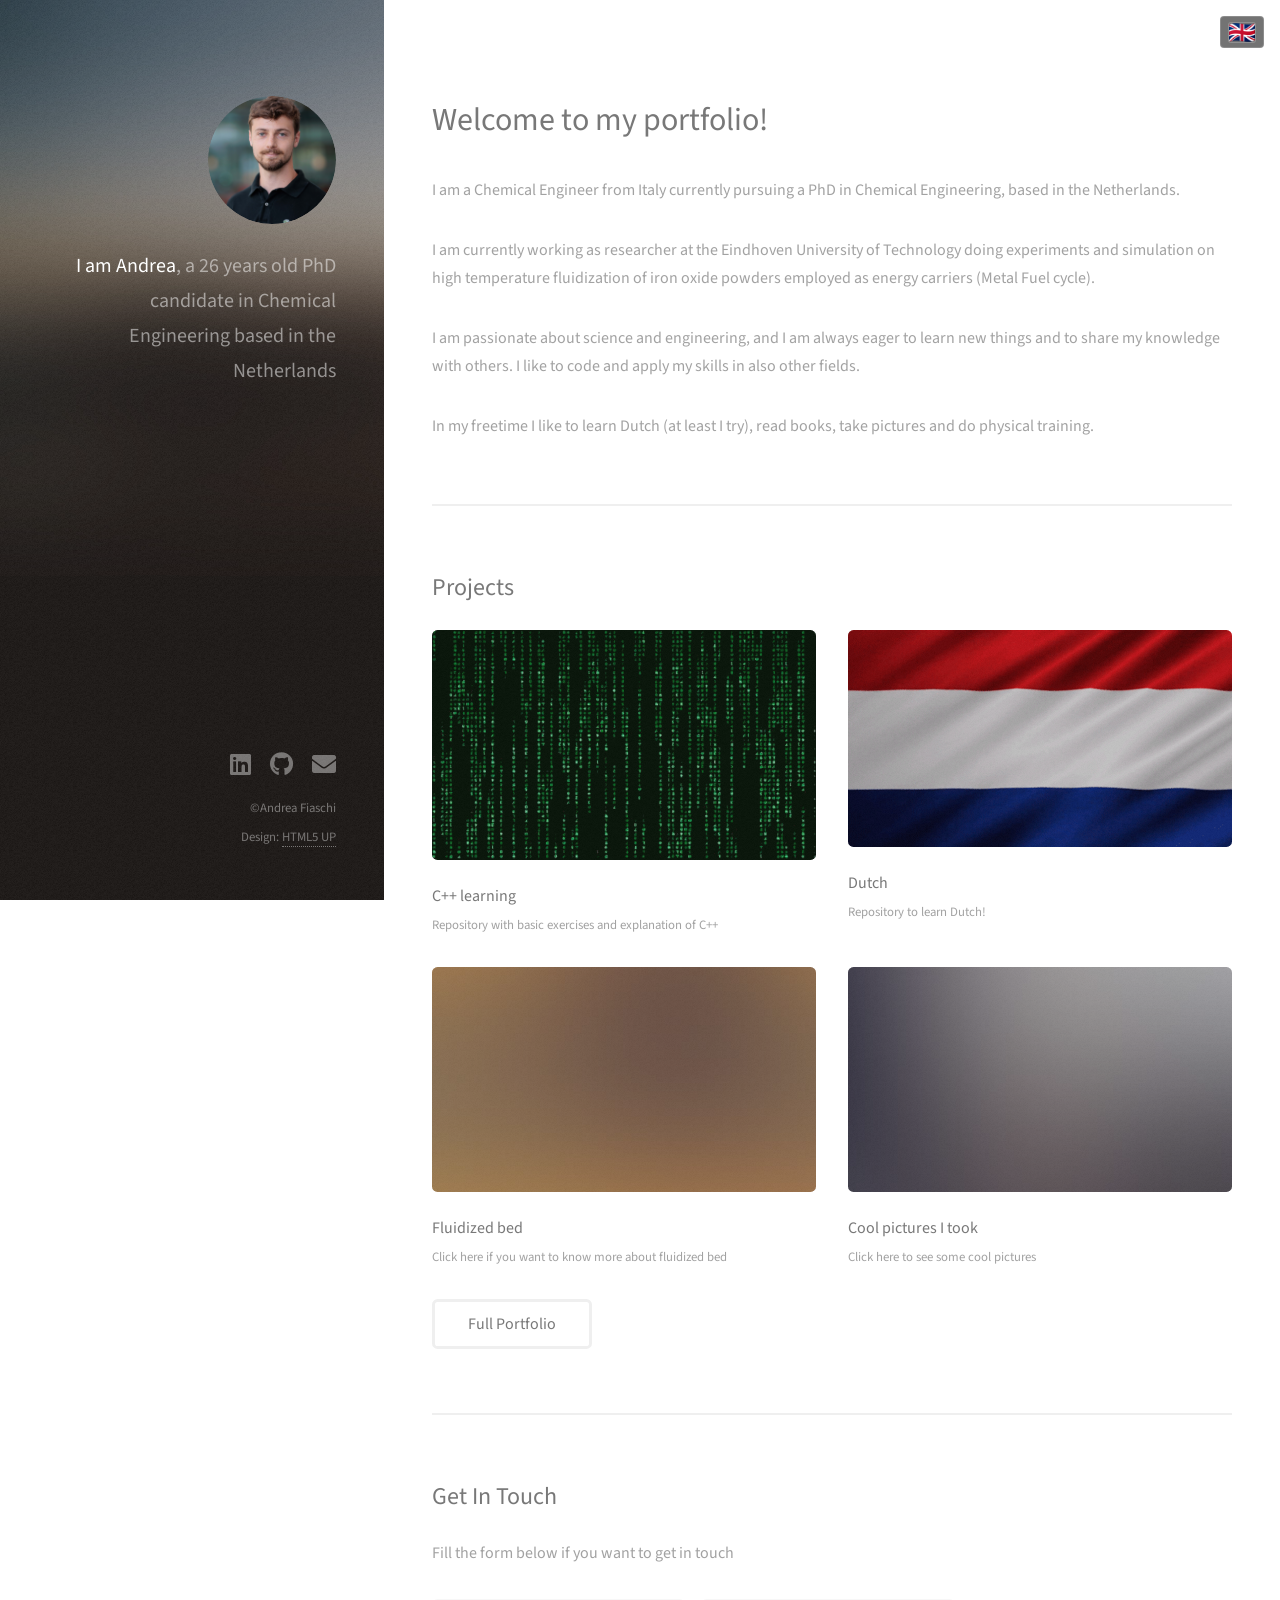
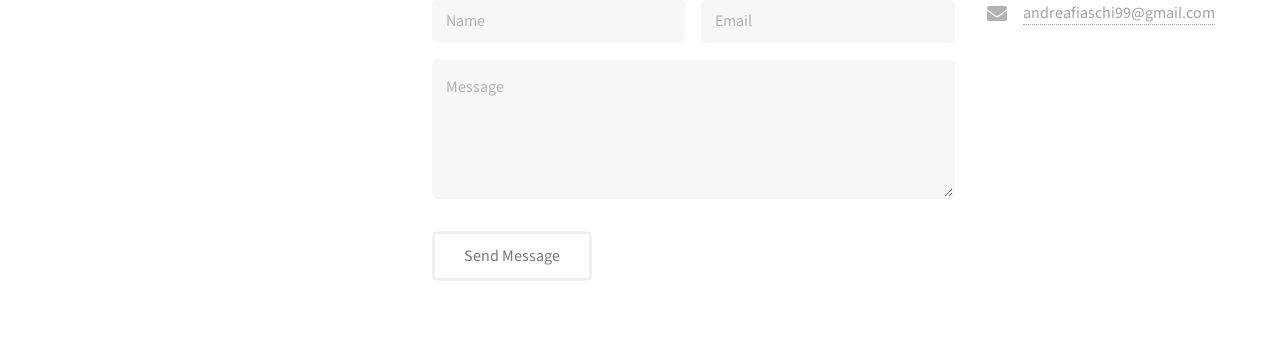
<file: index.html>
<!DOCTYPE HTML>
<!--
	Strata by HTML5 UP
	html5up.net | @ajlkn
	Free for personal and commercial use under the CCA 3.0 license (html5up.net/license)
-->
<html lang="en">
	<head>
		<title>A. Fiaschi</title>
		<meta charset="utf-8" />
		<meta name="viewport" content="width=device-width, initial-scale=1, user-scalable=no" />
		<meta name="description" content="Andrea Fiaschi — PhD candidate in Chemical Engineering based in the Netherlands." />
		<meta property="og:title" content="Andrea Fiaschi" />
		<meta property="og:description" content="PhD candidate in Chemical Engineering based in the Netherlands." />
		<meta property="og:image" content="https://fiaschino.github.io/images/avatar.jpg" />
		<link rel="icon" href="images/avatar.jpg" />
		<link rel="stylesheet" href="assets/css/main.css" />
		<link rel="alternate" hreflang="en" href="https://fiaschino.github.io/" />
		<link rel="alternate" hreflang="it" href="https://fiaschino.github.io/it/" />
		<link rel="alternate" hreflang="nl" href="https://fiaschino.github.io/nl/" />
		<link rel="alternate" hreflang="x-default" href="https://fiaschino.github.io/" />
	</head>
	<body class="is-preload">

		<!-- Language dropdown -->
			<details class="lang-dropdown">
				<summary aria-label="Choose language">
					<img class="flag" src="images/flags/gb.png" alt="" />
				</summary>
				<ul role="listbox">
					<li><a href="/it/" hreflang="it" aria-label="Italiano"><img class="flag" src="images/flags/it.png" alt="" /></a></li>
					<li><a href="/nl/" hreflang="nl" aria-label="Nederlands"><img class="flag" src="images/flags/nl.png" alt="" /></a></li>
				</ul>
			</details>

		<!-- Header -->
			<header id="header">
				<div class="inner">
					<a href="#" class="image avatar"><img src="images/avatar.jpg" alt="" /></a>
					<h1><strong>I am Andrea</strong>, a <span id="age"></span> years old <br />
					PhD candidate in Chemical Engineering based in the Netherlands <br />
					<script>
						(() => {
							const birthDate = new Date('1999-12-20');
							const today = new Date();
							let age = today.getFullYear() - birthDate.getFullYear();
							const hasHadBirthday =
								today.getMonth() > birthDate.getMonth() ||
								(today.getMonth() === birthDate.getMonth() && today.getDate() >= birthDate.getDate());

							if (!hasHadBirthday) age -= 1;
							document.getElementById('age').textContent = age;
						})();
					</script>
				</div>
			</header>

		<!-- Main -->
			<div id="main">

				<!-- One -->
					<section id="one">
						<header class="major">
							<h2> Welcome to my portfolio!</h2>
						</header>
						<p> I am a Chemical Engineer from Italy currently pursuing a PhD in Chemical Engineering, based in the Netherlands.</p>
             I am currently working as researcher at the Eindhoven University of Technology doing experiments and simulation on high temperature fluidization of iron oxide powders employed as energy carriers (Metal Fuel cycle).<p></p>
            <p> I am passionate about science and engineering, and I am always eager to learn new things and to share my knowledge with others. I like to code and apply my skills in also other fields.</p>
            <p> In my freetime I like to learn Dutch (at least I try), read books, take pictures and do physical training. </p>
					</section>

				<!-- Two -->
					<section id="two">
						<h2>Projects</h2>
						<div class="row">
							<article class="col-6 col-12-xsmall work-item">
								<a href="https://github.com/fiaschino/cpp_exercises" class="image fit thumb"><img src="images/fulls/matrix-code.gif" alt="" /></a>
								<h3> C++ learning </h3>
								<p> Repository with basic exercises and explanation of C++ </p>
							</article>
							<article class="col-6 col-12-xsmall work-item">
								<a href="https://github.com/fiaschino/dutch" class="image fit thumb"><img src="images/fulls/dutch-flag.gif" alt="" /></a>
								<h3>Dutch</h3>
								<p>Repository to learn Dutch!</p>
							</article>
              <article class="col-6 col-12-xsmall work-item">
                <a href="images/fulls/04.jpg" class="image fit thumb"><img src="images/thumbs/04.jpg" alt="" /></a>
                <h3>Fluidized bed</h3>
                <p>Click here if you want to know more about fluidized bed</p>
              </article>
							<article class="col-6 col-12-xsmall work-item">
								<a href="images/fulls/03.jpg" class="image fit thumb"><img src="images/thumbs/03.jpg" alt="" /></a>
								<h3>Cool pictures I took</h3>
								<p>Click here to see some cool pictures</p>
							</article>
						</div>
						<ul class="actions">
							<li><a href="https://github.com/fiaschino" class="button">Full Portfolio</a></li>
						</ul>
					</section>

				<!-- Three -->
					<section id="three">
						<h2>Get In Touch</h2>
						<p>Fill the form below if you want to get in touch</p>
						<div class="row">
							<div class="col-8 col-12-small">
								<form method="post" action="#">
									<div class="row gtr-uniform gtr-50">
										<div class="col-6 col-12-xsmall"><input type="text" name="name" id="name" placeholder="Name" /></div>
										<div class="col-6 col-12-xsmall"><input type="email" name="email" id="email" placeholder="Email" /></div>
										<div class="col-12"><textarea name="message" id="message" placeholder="Message" rows="4"></textarea></div>
									</div>
								</form>
								<ul class="actions">
									<li><input type="submit" value="Send Message" /></li>
								</ul>
							</div>
							<div class="col-4 col-12-small">
								<ul class="labeled-icons">
									<li>
										<h3 class="icon solid fa-envelope"><span class="label">Email</span></h3>
										<a href="mailto:andreafiaschi99@gmail.com">andreafiaschi99@gmail.com</a>
									</li>
								</ul>
							</div>
						</div>
					</section>

				<!-- Four -->
				<!--
					<section id="four">
						<h2>Elements</h2>

						<section>
							<h4>Text</h4>
							<p>This is <b>bold</b> and this is <strong>strong</strong>. This is <i>italic</i> and this is <em>emphasized</em>.
							This is <sup>superscript</sup> text and this is <sub>subscript</sub> text.
							This is <u>underlined</u> and this is code: <code>for (;;) { ... }</code>. Finally, <a href="#">this is a link</a>.</p>
							<hr />
							<header>
								<h4>Heading with a Subtitle</h4>
								<p>Lorem ipsum dolor sit amet nullam id egestas urna aliquam</p>
							</header>
							<p>Nunc lacinia ante nunc ac lobortis. Interdum adipiscing gravida odio porttitor sem non mi integer non faucibus ornare mi ut ante amet placerat aliquet. Volutpat eu sed ante lacinia sapien lorem accumsan varius montes viverra nibh in adipiscing blandit tempus accumsan.</p>
							<header>
								<h5>Heading with a Subtitle</h5>
								<p>Lorem ipsum dolor sit amet nullam id egestas urna aliquam</p>
							</header>
							<p>Nunc lacinia ante nunc ac lobortis. Interdum adipiscing gravida odio porttitor sem non mi integer non faucibus ornare mi ut ante amet placerat aliquet. Volutpat eu sed ante lacinia sapien lorem accumsan varius montes viverra nibh in adipiscing blandit tempus accumsan.</p>
							<hr />
							<h2>Heading Level 2</h2>
							<h3>Heading Level 3</h3>
							<h4>Heading Level 4</h4>
							<h5>Heading Level 5</h5>
							<h6>Heading Level 6</h6>
							<hr />
							<h5>Blockquote</h5>
							<blockquote>Fringilla nisl. Donec accumsan interdum nisi, quis tincidunt felis sagittis eget tempus euismod. Vestibulum ante ipsum primis in faucibus vestibulum. Blandit adipiscing eu felis iaculis volutpat ac adipiscing accumsan faucibus. Vestibulum ante ipsum primis in faucibus lorem ipsum dolor sit amet nullam adipiscing eu felis.</blockquote>
							<h5>Preformatted</h5>
							<pre><code>i = 0;

while (!deck.isInOrder()) {
print 'Iteration ' + i;
deck.shuffle();
i++;
}

print 'It took ' + i + ' iterations to sort the deck.';</code></pre>
						</section>

						<section>
							<h4>Lists</h4>
							<div class="row">
								<div class="col-6 col-12-xsmall">
									<h5>Unordered</h5>
									<ul>
										<li>Dolor pulvinar etiam magna etiam.</li>
										<li>Sagittis adipiscing lorem eleifend.</li>
										<li>Felis enim feugiat dolore viverra.</li>
									</ul>
									<h5>Alternate</h5>
									<ul class="alt">
										<li>Dolor pulvinar etiam magna etiam.</li>
										<li>Sagittis adipiscing lorem eleifend.</li>
										<li>Felis enim feugiat dolore viverra.</li>
									</ul>
								</div>
								<div class="col-6 col-12-xsmall">
									<h5>Ordered</h5>
									<ol>
										<li>Dolor pulvinar etiam magna etiam.</li>
										<li>Etiam vel felis at lorem sed viverra.</li>
										<li>Felis enim feugiat dolore viverra.</li>
										<li>Dolor pulvinar etiam magna etiam.</li>
										<li>Etiam vel felis at lorem sed viverra.</li>
										<li>Felis enim feugiat dolore viverra.</li>
									</ol>
									<h5>Icons</h5>
									<ul class="icons">
										<li><a href="#" class="icon brands fa-twitter"><span class="label">Twitter</span></a></li>
										<li><a href="#" class="icon brands fa-facebook-f"><span class="label">Facebook</span></a></li>
										<li><a href="#" class="icon brands fa-instagram"><span class="label">Instagram</span></a></li>
										<li><a href="#" class="icon brands fa-github"><span class="label">Github</span></a></li>
										<li><a href="#" class="icon brands fa-dribbble"><span class="label">Dribbble</span></a></li>
										<li><a href="#" class="icon brands fa-tumblr"><span class="label">Tumblr</span></a></li>
									</ul>
								</div>
							</div>
							<h5>Actions</h5>
							<ul class="actions">
								<li><a href="#" class="button primary">Default</a></li>
								<li><a href="#" class="button">Default</a></li>
							</ul>
							<ul class="actions small">
								<li><a href="#" class="button primary small">Small</a></li>
								<li><a href="#" class="button small">Small</a></li>
							</ul>
							<div class="row">
								<div class="col-6 col-12-small">
									<ul class="actions stacked">
										<li><a href="#" class="button primary">Default</a></li>
										<li><a href="#" class="button">Default</a></li>
									</ul>
								</div>
								<div class="col-6 col-12-small">
									<ul class="actions stacked">
										<li><a href="#" class="button primary small">Small</a></li>
										<li><a href="#" class="button small">Small</a></li>
									</ul>
								</div>
								<div class="col-6 col-12-small">
									<ul class="actions stacked">
										<li><a href="#" class="button primary fit">Default</a></li>
										<li><a href="#" class="button fit">Default</a></li>
									</ul>
								</div>
								<div class="col-6 col-12-small">
									<ul class="actions stacked">
										<li><a href="#" class="button primary small fit">Small</a></li>
										<li><a href="#" class="button small fit">Small</a></li>
									</ul>
								</div>
							</div>
						</section>

						<section>
							<h4>Table</h4>
							<h5>Default</h5>
							<div class="table-wrapper">
								<table>
									<thead>
										<tr>
											<th>Name</th>
											<th>Description</th>
											<th>Price</th>
										</tr>
									</thead>
									<tbody>
										<tr>
											<td>Item One</td>
											<td>Ante turpis integer aliquet porttitor.</td>
											<td>29.99</td>
										</tr>
										<tr>
											<td>Item Two</td>
											<td>Vis ac commodo adipiscing arcu aliquet.</td>
											<td>19.99</td>
										</tr>
										<tr>
											<td>Item Three</td>
											<td> Morbi faucibus arcu accumsan lorem.</td>
											<td>29.99</td>
										</tr>
										<tr>
											<td>Item Four</td>
											<td>Vitae integer tempus condimentum.</td>
											<td>19.99</td>
										</tr>
										<tr>
											<td>Item Five</td>
											<td>Ante turpis integer aliquet porttitor.</td>
											<td>29.99</td>
										</tr>
									</tbody>
									<tfoot>
										<tr>
											<td colspan="2"></td>
											<td>100.00</td>
										</tr>
									</tfoot>
								</table>
							</div>

							<h5>Alternate</h5>
							<div class="table-wrapper">
								<table class="alt">
									<thead>
										<tr>
											<th>Name</th>
											<th>Description</th>
											<th>Price</th>
										</tr>
									</thead>
									<tbody>
										<tr>
											<td>Item One</td>
											<td>Ante turpis integer aliquet porttitor.</td>
											<td>29.99</td>
										</tr>
										<tr>
											<td>Item Two</td>
											<td>Vis ac commodo adipiscing arcu aliquet.</td>
											<td>19.99</td>
										</tr>
										<tr>
											<td>Item Three</td>
											<td> Morbi faucibus arcu accumsan lorem.</td>
											<td>29.99</td>
										</tr>
										<tr>
											<td>Item Four</td>
											<td>Vitae integer tempus condimentum.</td>
											<td>19.99</td>
										</tr>
										<tr>
											<td>Item Five</td>
											<td>Ante turpis integer aliquet porttitor.</td>
											<td>29.99</td>
										</tr>
									</tbody>
									<tfoot>
										<tr>
											<td colspan="2"></td>
											<td>100.00</td>
										</tr>
									</tfoot>
								</table>
							</div>
						</section>

						<section>
							<h4>Buttons</h4>
							<ul class="actions">
								<li><a href="#" class="button primary">Primary</a></li>
								<li><a href="#" class="button">Default</a></li>
							</ul>
							<ul class="actions">
								<li><a href="#" class="button large">Large</a></li>
								<li><a href="#" class="button">Default</a></li>
								<li><a href="#" class="button small">Small</a></li>
							</ul>
							<ul class="actions fit">
								<li><a href="#" class="button primary fit">Fit</a></li>
								<li><a href="#" class="button fit">Fit</a></li>
							</ul>
							<ul class="actions fit small">
								<li><a href="#" class="button primary fit small">Fit + Small</a></li>
								<li><a href="#" class="button fit small">Fit + Small</a></li>
							</ul>
							<ul class="actions">
								<li><a href="#" class="button primary icon solid fa-download">Icon</a></li>
								<li><a href="#" class="button icon solid fa-download">Icon</a></li>
							</ul>
							<ul class="actions">
								<li><span class="button primary disabled">Primary</span></li>
								<li><span class="button disabled">Default</span></li>
							</ul>
						</section>

						<section>
							<h4>Form</h4>
							<form method="post" action="#">
								<div class="row gtr-uniform gtr-50">
									<div class="col-6 col-12-xsmall">
										<input type="text" name="demo-name" id="demo-name" value="" placeholder="Name" />
									</div>
									<div class="col-6 col-12-xsmall">
										<input type="email" name="demo-email" id="demo-email" value="" placeholder="Email" />
									</div>
									<div class="col-12">
										<select name="demo-category" id="demo-category">
											<option value="">- Category -</option>
											<option value="1">Manufacturing</option>
											<option value="1">Shipping</option>
											<option value="1">Administration</option>
											<option value="1">Human Resources</option>
										</select>
									</div>
									<div class="col-4 col-12-small">
										<input type="radio" id="demo-priority-low" name="demo-priority" checked>
										<label for="demo-priority-low">Low Priority</label>
									</div>
									<div class="col-4 col-12-small">
										<input type="radio" id="demo-priority-normal" name="demo-priority">
										<label for="demo-priority-normal">Normal Priority</label>
									</div>
									<div class="col-4 col-12-small">
										<input type="radio" id="demo-priority-high" name="demo-priority">
										<label for="demo-priority-high">High Priority</label>
									</div>
									<div class="col-6 col-12-small">
										<input type="checkbox" id="demo-copy" name="demo-copy">
										<label for="demo-copy">Email me a copy of this message</label>
									</div>
									<div class="col-6 col-12-small">
										<input type="checkbox" id="demo-human" name="demo-human" checked>
										<label for="demo-human">I am a human and not a robot</label>
									</div>
									<div class="col-12">
										<textarea name="demo-message" id="demo-message" placeholder="Enter your message" rows="6"></textarea>
									</div>
									<div class="col-12">
										<ul class="actions">
											<li><input type="submit" value="Send Message" class="primary" /></li>
											<li><input type="reset" value="Reset" /></li>
										</ul>
									</div>
								</div>
							</form>
						</section>

						<section>
							<h4>Image</h4>
							<h5>Fit</h5>
							<div class="box alt">
								<div class="row gtr-50 gtr-uniform">
									<div class="col-12"><span class="image fit"><img src="images/fulls/05.jpg" alt="" /></span></div>
									<div class="col-4"><span class="image fit"><img src="images/thumbs/01.jpg" alt="" /></span></div>
									<div class="col-4"><span class="image fit"><img src="images/thumbs/02.jpg" alt="" /></span></div>
									<div class="col-4"><span class="image fit"><img src="images/thumbs/03.jpg" alt="" /></span></div>
									<div class="col-4"><span class="image fit"><img src="images/thumbs/04.jpg" alt="" /></span></div>
									<div class="col-4"><span class="image fit"><img src="images/thumbs/05.jpg" alt="" /></span></div>
									<div class="col-4"><span class="image fit"><img src="images/thumbs/06.jpg" alt="" /></span></div>
									<div class="col-4"><span class="image fit"><img src="images/thumbs/03.jpg" alt="" /></span></div>
									<div class="col-4"><span class="image fit"><img src="images/thumbs/02.jpg" alt="" /></span></div>
									<div class="col-4"><span class="image fit"><img src="images/thumbs/01.jpg" alt="" /></span></div>
								</div>
							</div>
							<h5>Left &amp; Right</h5>
							<p><span class="image left"><img src="images/avatar.jpg" alt="" /></span>Fringilla nisl. Donec accumsan interdum nisi, quis tincidunt felis sagittis eget. tempus euismod. Vestibulum ante ipsum primis in faucibus vestibulum. Blandit adipiscing eu felis iaculis volutpat ac adipiscing accumsan eu faucibus. Integer ac pellentesque praesent tincidunt felis sagittis eget. tempus euismod. Vestibulum ante ipsum primis in faucibus vestibulum. Blandit adipiscing eu felis iaculis volutpat ac adipiscing accumsan eu faucibus. Integer ac pellentesque praesent. Donec accumsan interdum nisi, quis tincidunt felis sagittis eget. tempus euismod. Vestibulum ante ipsum primis in faucibus vestibulum. Blandit adipiscing eu felis iaculis volutpat ac adipiscing accumsan eu faucibus. Integer ac pellentesque praesent tincidunt felis sagittis eget. tempus euismod. Vestibulum ante ipsum primis in faucibus vestibulum. Blandit adipiscing eu felis iaculis volutpat ac adipiscing accumsan eu faucibus. Integer ac pellentesque praesent.</p>
							<p><span class="image right"><img src="images/avatar.jpg" alt="" /></span>Fringilla nisl. Donec accumsan interdum nisi, quis tincidunt felis sagittis eget. tempus euismod. Vestibulum ante ipsum primis in faucibus vestibulum. Blandit adipiscing eu felis iaculis volutpat ac adipiscing accumsan eu faucibus. Integer ac pellentesque praesent tincidunt felis sagittis eget. tempus euismod. Vestibulum ante ipsum primis in faucibus vestibulum. Blandit adipiscing eu felis iaculis volutpat ac adipiscing accumsan eu faucibus. Integer ac pellentesque praesent. Donec accumsan interdum nisi, quis tincidunt felis sagittis eget. tempus euismod. Vestibulum ante ipsum primis in faucibus vestibulum. Blandit adipiscing eu felis iaculis volutpat ac adipiscing accumsan eu faucibus. Integer ac pellentesque praesent tincidunt felis sagittis eget. tempus euismod. Vestibulum ante ipsum primis in faucibus vestibulum. Blandit adipiscing eu felis iaculis volutpat ac adipiscing accumsan eu faucibus. Integer ac pellentesque praesent.</p>
						</section>

					</section>
				-->

			</div>

		<!-- Footer -->
			<footer id="footer">
				<div class="inner">
					<ul class="icons">
						<li><a href="https://www.linkedin.com/in/andrea-fiaschi-20d1999/" class="icon brands fa-linkedin"><span class="label">LinkedIn</span></a></li>
						<li><a href="https://github.com/fiaschino" class="icon brands fa-github"><span class="label">Github</span></a></li>
						<li><a href="mailto:andreafiaschi99@gmail.com" class="icon solid fa-envelope"><span class="label">Email</span></a></li>
					</ul>
					<ul class="copyright">
						<li>&copy;Andrea Fiaschi</li><li>Design: <a href="http://html5up.net">HTML5 UP</a></li>
					</ul>
				</div>
			</footer>

		<!-- Scripts -->
			<script src="assets/js/jquery.min.js"></script>
			<script src="assets/js/jquery.poptrox.min.js"></script>
			<script src="assets/js/browser.min.js"></script>
			<script src="assets/js/breakpoints.min.js"></script>
			<script src="assets/js/util.js"></script>
			<script src="assets/js/main.js"></script>

	</body>
</html>
</file>
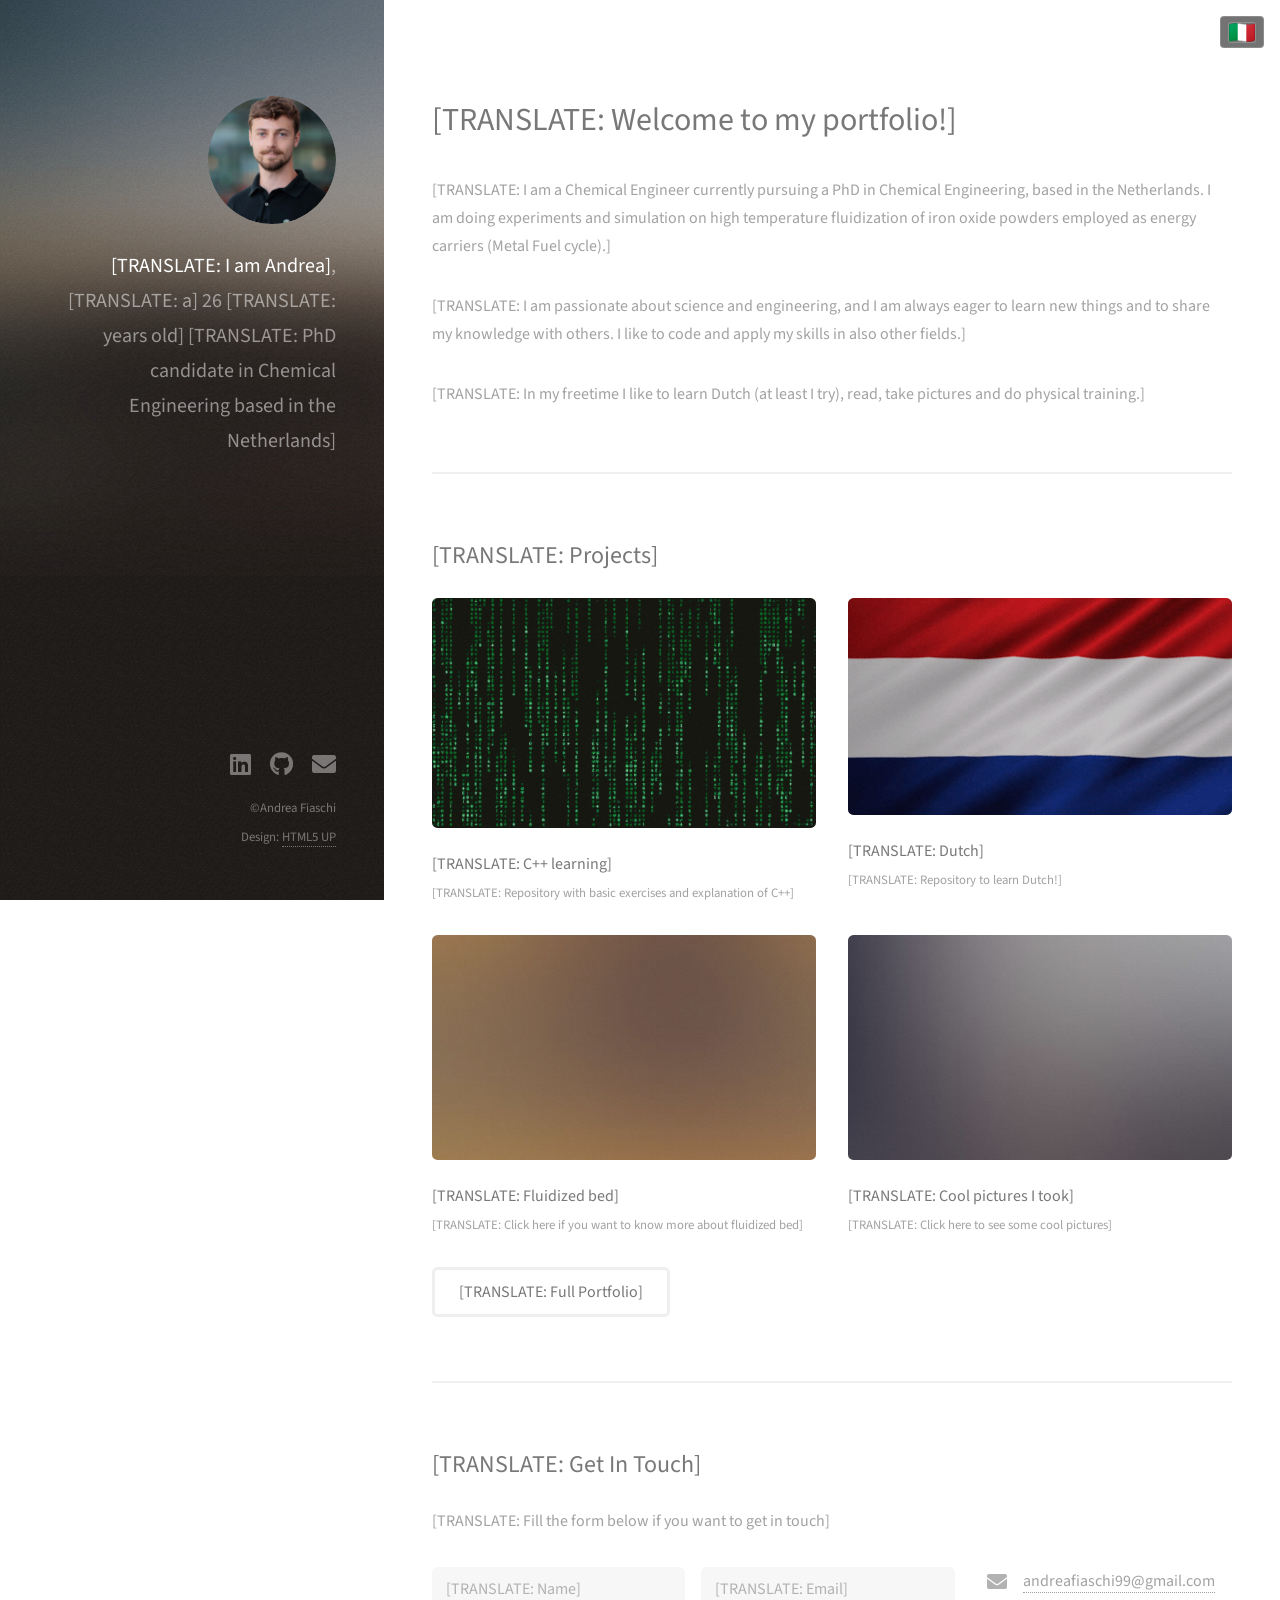
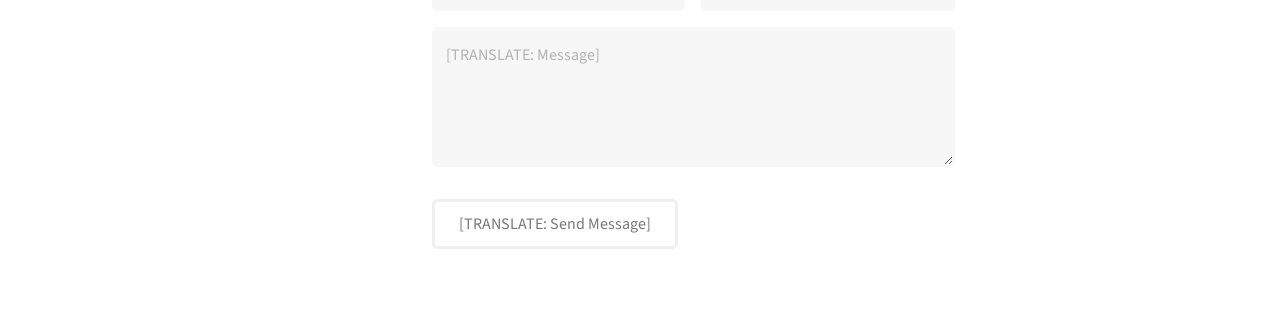
<file: it/index.html>
<!DOCTYPE HTML>
<!--
	Strata by HTML5 UP
	html5up.net | @ajlkn
	Free for personal and commercial use under the CCA 3.0 license (html5up.net/license)
-->
<html lang="it">
	<head>
		<title>A. Fiaschi</title>
		<meta charset="utf-8" />
		<meta name="viewport" content="width=device-width, initial-scale=1, user-scalable=no" />
		<meta name="description" content="[TRANSLATE: Andrea Fiaschi — PhD candidate in Chemical Engineering based in the Netherlands.]" />
		<meta property="og:title" content="Andrea Fiaschi" />
		<meta property="og:description" content="[TRANSLATE: PhD candidate in Chemical Engineering based in the Netherlands.]" />
		<meta property="og:image" content="https://fiaschino.github.io/images/avatar.jpg" />
		<link rel="icon" href="../images/avatar.jpg" />
		<link rel="stylesheet" href="../assets/css/main.css" />
		<link rel="alternate" hreflang="en" href="https://fiaschino.github.io/" />
		<link rel="alternate" hreflang="it" href="https://fiaschino.github.io/it/" />
		<link rel="alternate" hreflang="nl" href="https://fiaschino.github.io/nl/" />
		<link rel="alternate" hreflang="x-default" href="https://fiaschino.github.io/" />
	</head>
	<body class="is-preload">

		<!-- Language dropdown -->
			<details class="lang-dropdown">
				<summary aria-label="Scegli lingua">
					<img class="flag" src="../images/flags/it.png" alt="" />
				</summary>
				<ul role="listbox">
					<li><a href="/" hreflang="en" aria-label="English"><img class="flag" src="../images/flags/gb.png" alt="" /></a></li>
					<li><a href="/nl/" hreflang="nl" aria-label="Nederlands"><img class="flag" src="../images/flags/nl.png" alt="" /></a></li>
				</ul>
			</details>

		<!-- Header -->
			<header id="header">
				<div class="inner">
					<a href="#" class="image avatar"><img src="../images/avatar.jpg" alt="" /></a>
					<h1><strong>[TRANSLATE: I am Andrea]</strong>, [TRANSLATE: a] <span id="age"></span> [TRANSLATE: years old] <br />
					[TRANSLATE: PhD candidate in Chemical Engineering based in the Netherlands] <br />
					<script>
						(() => {
							const birthDate = new Date('1999-12-20');
							const today = new Date();
							let age = today.getFullYear() - birthDate.getFullYear();
							const hasHadBirthday =
								today.getMonth() > birthDate.getMonth() ||
								(today.getMonth() === birthDate.getMonth() && today.getDate() >= birthDate.getDate());

							if (!hasHadBirthday) age -= 1;
							document.getElementById('age').textContent = age;
						})();
					</script>
				</div>
			</header>

		<!-- Main -->
			<div id="main">

				<!-- One -->
					<section id="one">
						<header class="major">
							<h2>[TRANSLATE: Welcome to my portfolio!]</h2>
						</header>
						<p>[TRANSLATE: I am a Chemical Engineer currently pursuing a PhD in Chemical Engineering, based in the Netherlands. I am doing experiments and simulation on high temperature fluidization of iron oxide powders employed as energy carriers (Metal Fuel cycle).]</p>
						<p>[TRANSLATE: I am passionate about science and engineering, and I am always eager to learn new things and to share my knowledge with others. I like to code and apply my skills in also other fields.]</p>
						<p>[TRANSLATE: In my freetime I like to learn Dutch (at least I try), read, take pictures and do physical training.]</p>
					</section>

				<!-- Two -->
					<section id="two">
						<h2>[TRANSLATE: Projects]</h2>
						<div class="row">
							<article class="col-6 col-12-xsmall work-item">
								<a href="https://github.com/fiaschino/cpp_exercises" class="image fit thumb"><img src="../images/fulls/matrix-code.gif" alt="" /></a>
								<h3>[TRANSLATE: C++ learning]</h3>
								<p>[TRANSLATE: Repository with basic exercises and explanation of C++]</p>
							</article>
							<article class="col-6 col-12-xsmall work-item">
								<a href="https://github.com/fiaschino/dutch" class="image fit thumb"><img src="../images/fulls/dutch-flag.gif" alt="" /></a>
								<h3>[TRANSLATE: Dutch]</h3>
								<p>[TRANSLATE: Repository to learn Dutch!]</p>
							</article>
							<article class="col-6 col-12-xsmall work-item">
								<a href="../images/fulls/04.jpg" class="image fit thumb"><img src="../images/thumbs/04.jpg" alt="" /></a>
								<h3>[TRANSLATE: Fluidized bed]</h3>
								<p>[TRANSLATE: Click here if you want to know more about fluidized bed]</p>
							</article>
							<article class="col-6 col-12-xsmall work-item">
								<a href="../images/fulls/03.jpg" class="image fit thumb"><img src="../images/thumbs/03.jpg" alt="" /></a>
								<h3>[TRANSLATE: Cool pictures I took]</h3>
								<p>[TRANSLATE: Click here to see some cool pictures]</p>
							</article>
						</div>
						<ul class="actions">
							<li><a href="https://github.com/fiaschino" class="button">[TRANSLATE: Full Portfolio]</a></li>
						</ul>
					</section>

				<!-- Three -->
					<section id="three">
						<h2>[TRANSLATE: Get In Touch]</h2>
						<p>[TRANSLATE: Fill the form below if you want to get in touch]</p>
						<div class="row">
							<div class="col-8 col-12-small">
								<form method="post" action="#">
									<div class="row gtr-uniform gtr-50">
										<div class="col-6 col-12-xsmall"><input type="text" name="name" id="name" placeholder="[TRANSLATE: Name]" /></div>
										<div class="col-6 col-12-xsmall"><input type="email" name="email" id="email" placeholder="[TRANSLATE: Email]" /></div>
										<div class="col-12"><textarea name="message" id="message" placeholder="[TRANSLATE: Message]" rows="4"></textarea></div>
									</div>
								</form>
								<ul class="actions">
									<li><input type="submit" value="[TRANSLATE: Send Message]" /></li>
								</ul>
							</div>
							<div class="col-4 col-12-small">
								<ul class="labeled-icons">
									<li>
										<h3 class="icon solid fa-envelope"><span class="label">[TRANSLATE: Email]</span></h3>
										<a href="mailto:andreafiaschi99@gmail.com">andreafiaschi99@gmail.com</a>
									</li>
								</ul>
							</div>
						</div>
					</section>

			</div>

		<!-- Footer -->
			<footer id="footer">
				<div class="inner">
					<ul class="icons">
						<li><a href="https://www.linkedin.com/in/andrea-fiaschi-20d1999/" class="icon brands fa-linkedin"><span class="label">LinkedIn</span></a></li>
						<li><a href="https://github.com/fiaschino" class="icon brands fa-github"><span class="label">Github</span></a></li>
						<li><a href="mailto:andreafiaschi99@gmail.com" class="icon solid fa-envelope"><span class="label">Email</span></a></li>
					</ul>
					<ul class="copyright">
						<li>&copy;Andrea Fiaschi</li><li>Design: <a href="http://html5up.net">HTML5 UP</a></li>
					</ul>
				</div>
			</footer>

		<!-- Scripts -->
			<script src="../assets/js/jquery.min.js"></script>
			<script src="../assets/js/jquery.poptrox.min.js"></script>
			<script src="../assets/js/browser.min.js"></script>
			<script src="../assets/js/breakpoints.min.js"></script>
			<script src="../assets/js/util.js"></script>
			<script src="../assets/js/main.js"></script>

	</body>
</html>
</file>
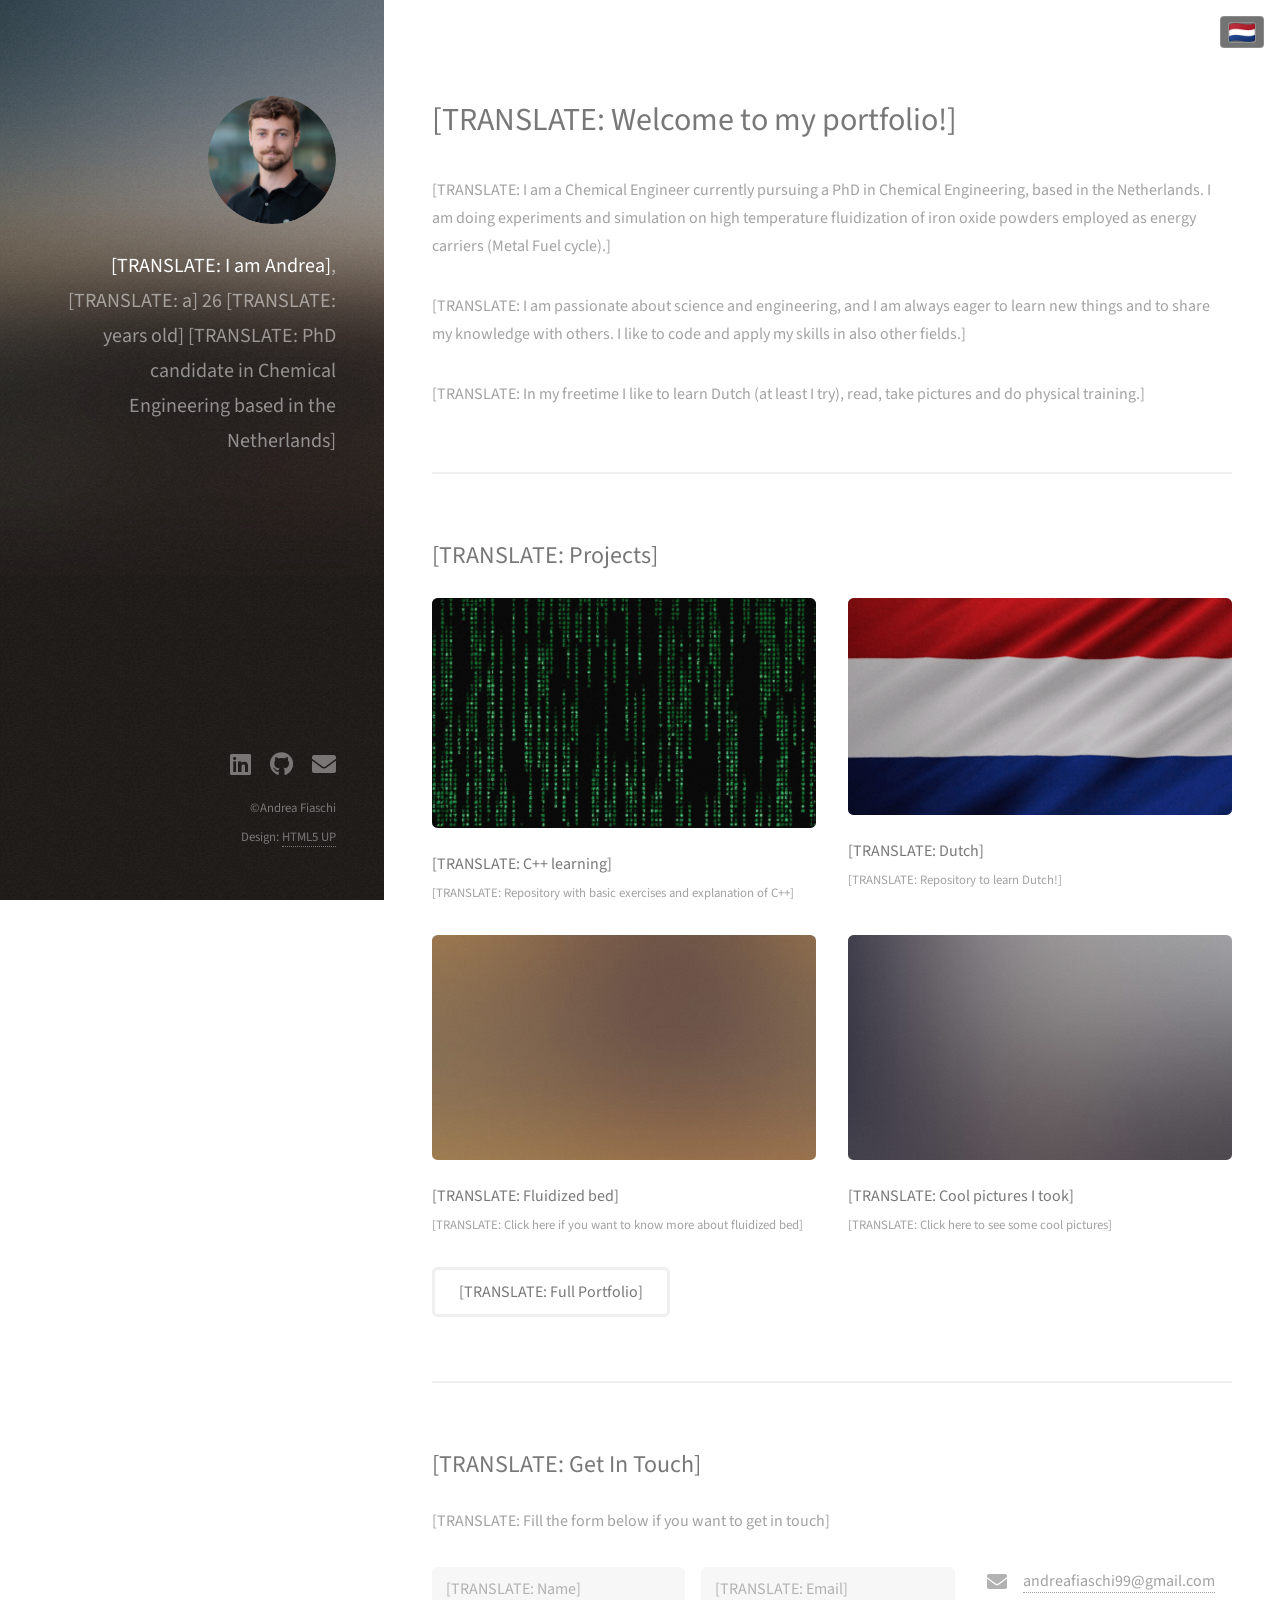
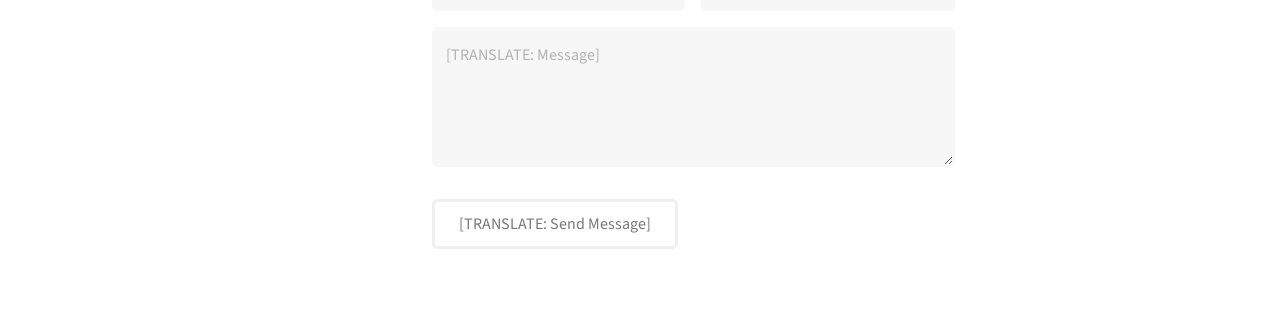
<file: nl/index.html>
<!DOCTYPE HTML>
<!--
	Strata by HTML5 UP
	html5up.net | @ajlkn
	Free for personal and commercial use under the CCA 3.0 license (html5up.net/license)
-->
<html lang="nl">
	<head>
		<title>A. Fiaschi</title>
		<meta charset="utf-8" />
		<meta name="viewport" content="width=device-width, initial-scale=1, user-scalable=no" />
		<meta name="description" content="[TRANSLATE: Andrea Fiaschi — PhD candidate in Chemical Engineering based in the Netherlands.]" />
		<meta property="og:title" content="Andrea Fiaschi" />
		<meta property="og:description" content="[TRANSLATE: PhD candidate in Chemical Engineering based in the Netherlands.]" />
		<meta property="og:image" content="https://fiaschino.github.io/images/avatar.jpg" />
		<link rel="icon" href="../images/avatar.jpg" />
		<link rel="stylesheet" href="../assets/css/main.css" />
		<link rel="alternate" hreflang="en" href="https://fiaschino.github.io/" />
		<link rel="alternate" hreflang="it" href="https://fiaschino.github.io/it/" />
		<link rel="alternate" hreflang="nl" href="https://fiaschino.github.io/nl/" />
		<link rel="alternate" hreflang="x-default" href="https://fiaschino.github.io/" />
	</head>
	<body class="is-preload">

		<!-- Language dropdown -->
			<details class="lang-dropdown">
				<summary aria-label="Kies taal">
					<img class="flag" src="../images/flags/nl.png" alt="" />
				</summary>
				<ul role="listbox">
					<li><a href="/" hreflang="en" aria-label="English"><img class="flag" src="../images/flags/gb.png" alt="" /></a></li>
					<li><a href="/it/" hreflang="it" aria-label="Italiano"><img class="flag" src="../images/flags/it.png" alt="" /></a></li>
				</ul>
			</details>

		<!-- Header -->
			<header id="header">
				<div class="inner">
					<a href="#" class="image avatar"><img src="../images/avatar.jpg" alt="" /></a>
					<h1><strong>[TRANSLATE: I am Andrea]</strong>, [TRANSLATE: a] <span id="age"></span> [TRANSLATE: years old] <br />
					[TRANSLATE: PhD candidate in Chemical Engineering based in the Netherlands] <br />
					<script>
						(() => {
							const birthDate = new Date('1999-12-20');
							const today = new Date();
							let age = today.getFullYear() - birthDate.getFullYear();
							const hasHadBirthday =
								today.getMonth() > birthDate.getMonth() ||
								(today.getMonth() === birthDate.getMonth() && today.getDate() >= birthDate.getDate());

							if (!hasHadBirthday) age -= 1;
							document.getElementById('age').textContent = age;
						})();
					</script>
				</div>
			</header>

		<!-- Main -->
			<div id="main">

				<!-- One -->
					<section id="one">
						<header class="major">
							<h2>[TRANSLATE: Welcome to my portfolio!]</h2>
						</header>
						<p>[TRANSLATE: I am a Chemical Engineer currently pursuing a PhD in Chemical Engineering, based in the Netherlands. I am doing experiments and simulation on high temperature fluidization of iron oxide powders employed as energy carriers (Metal Fuel cycle).]</p>
						<p>[TRANSLATE: I am passionate about science and engineering, and I am always eager to learn new things and to share my knowledge with others. I like to code and apply my skills in also other fields.]</p>
						<p>[TRANSLATE: In my freetime I like to learn Dutch (at least I try), read, take pictures and do physical training.]</p>
					</section>

				<!-- Two -->
					<section id="two">
						<h2>[TRANSLATE: Projects]</h2>
						<div class="row">
							<article class="col-6 col-12-xsmall work-item">
								<a href="https://github.com/fiaschino/cpp_exercises" class="image fit thumb"><img src="../images/fulls/matrix-code.gif" alt="" /></a>
								<h3>[TRANSLATE: C++ learning]</h3>
								<p>[TRANSLATE: Repository with basic exercises and explanation of C++]</p>
							</article>
							<article class="col-6 col-12-xsmall work-item">
								<a href="https://github.com/fiaschino/dutch" class="image fit thumb"><img src="../images/fulls/dutch-flag.gif" alt="" /></a>
								<h3>[TRANSLATE: Dutch]</h3>
								<p>[TRANSLATE: Repository to learn Dutch!]</p>
							</article>
							<article class="col-6 col-12-xsmall work-item">
								<a href="../images/fulls/04.jpg" class="image fit thumb"><img src="../images/thumbs/04.jpg" alt="" /></a>
								<h3>[TRANSLATE: Fluidized bed]</h3>
								<p>[TRANSLATE: Click here if you want to know more about fluidized bed]</p>
							</article>
							<article class="col-6 col-12-xsmall work-item">
								<a href="../images/fulls/03.jpg" class="image fit thumb"><img src="../images/thumbs/03.jpg" alt="" /></a>
								<h3>[TRANSLATE: Cool pictures I took]</h3>
								<p>[TRANSLATE: Click here to see some cool pictures]</p>
							</article>
						</div>
						<ul class="actions">
							<li><a href="https://github.com/fiaschino" class="button">[TRANSLATE: Full Portfolio]</a></li>
						</ul>
					</section>

				<!-- Three -->
					<section id="three">
						<h2>[TRANSLATE: Get In Touch]</h2>
						<p>[TRANSLATE: Fill the form below if you want to get in touch]</p>
						<div class="row">
							<div class="col-8 col-12-small">
								<form method="post" action="#">
									<div class="row gtr-uniform gtr-50">
										<div class="col-6 col-12-xsmall"><input type="text" name="name" id="name" placeholder="[TRANSLATE: Name]" /></div>
										<div class="col-6 col-12-xsmall"><input type="email" name="email" id="email" placeholder="[TRANSLATE: Email]" /></div>
										<div class="col-12"><textarea name="message" id="message" placeholder="[TRANSLATE: Message]" rows="4"></textarea></div>
									</div>
								</form>
								<ul class="actions">
									<li><input type="submit" value="[TRANSLATE: Send Message]" /></li>
								</ul>
							</div>
							<div class="col-4 col-12-small">
								<ul class="labeled-icons">
									<li>
										<h3 class="icon solid fa-envelope"><span class="label">[TRANSLATE: Email]</span></h3>
										<a href="mailto:andreafiaschi99@gmail.com">andreafiaschi99@gmail.com</a>
									</li>
								</ul>
							</div>
						</div>
					</section>

			</div>

		<!-- Footer -->
			<footer id="footer">
				<div class="inner">
					<ul class="icons">
						<li><a href="https://www.linkedin.com/in/andrea-fiaschi-20d1999/" class="icon brands fa-linkedin"><span class="label">LinkedIn</span></a></li>
						<li><a href="https://github.com/fiaschino" class="icon brands fa-github"><span class="label">Github</span></a></li>
						<li><a href="mailto:andreafiaschi99@gmail.com" class="icon solid fa-envelope"><span class="label">Email</span></a></li>
					</ul>
					<ul class="copyright">
						<li>&copy;Andrea Fiaschi</li><li>Design: <a href="http://html5up.net">HTML5 UP</a></li>
					</ul>
				</div>
			</footer>

		<!-- Scripts -->
			<script src="../assets/js/jquery.min.js"></script>
			<script src="../assets/js/jquery.poptrox.min.js"></script>
			<script src="../assets/js/browser.min.js"></script>
			<script src="../assets/js/breakpoints.min.js"></script>
			<script src="../assets/js/util.js"></script>
			<script src="../assets/js/main.js"></script>

	</body>
</html>
</file>
<file: assets/css/main.css>
@import url("fontawesome-all.min.css");
@import url("https://fonts.googleapis.com/css?family=Source+Sans+Pro:400,400italic");

/*
	Strata by HTML5 UP
	html5up.net | @ajlkn
	Free for personal and commercial use under the CCA 3.0 license (html5up.net/license)
*/

html, body, div, span, applet, object,
iframe, h1, h2, h3, h4, h5, h6, p, blockquote,
pre, a, abbr, acronym, address, big, cite,
code, del, dfn, em, img, ins, kbd, q, s, samp,
small, strike, strong, sub, sup, tt, var, b,
u, i, center, dl, dt, dd, ol, ul, li, fieldset,
form, label, legend, table, caption, tbody,
tfoot, thead, tr, th, td, article, aside,
canvas, details, embed, figure, figcaption,
footer, header, hgroup, menu, nav, output, ruby,
section, summary, time, mark, audio, video {
	margin: 0;
	padding: 0;
	border: 0;
	font-size: 100%;
	font: inherit;
	vertical-align: baseline;}

article, aside, details, figcaption, figure,
footer, header, hgroup, menu, nav, section {
	display: block;}

body {
	line-height: 1;
}

ol, ul {
	list-style: none;
}

blockquote, q {
	quotes: none;
}

	blockquote:before, blockquote:after, q:before, q:after {
		content: '';
		content: none;
	}

table {
	border-collapse: collapse;
	border-spacing: 0;
}

body {
	-webkit-text-size-adjust: none;
}

mark {
	background-color: transparent;
	color: inherit;
}

input::-moz-focus-inner {
	border: 0;
	padding: 0;
}

input, select, textarea {
	-moz-appearance: none;
	-webkit-appearance: none;
	-ms-appearance: none;
	appearance: none;
}

/* Basic */

	html {
		box-sizing: border-box;
	}

	*, *:before, *:after {
		box-sizing: inherit;
	}

	body {
		background: #fff;
	}

		body.is-preload *, body.is-preload *:before, body.is-preload *:after {
			-moz-animation: none !important;
			-webkit-animation: none !important;
			-ms-animation: none !important;
			animation: none !important;
			-moz-transition: none !important;
			-webkit-transition: none !important;
			-ms-transition: none !important;
			transition: none !important;
		}

	body, input, select, textarea {
		color: #a2a2a2;
		font-family: "Source Sans Pro", Helvetica, sans-serif;
		font-size: 16pt;
		font-weight: 400;
		line-height: 1.75em;
	}

	a {
		-moz-transition: color 0.2s ease-in-out, border-color 0.2s ease-in-out;
		-webkit-transition: color 0.2s ease-in-out, border-color 0.2s ease-in-out;
		-ms-transition: color 0.2s ease-in-out, border-color 0.2s ease-in-out;
		transition: color 0.2s ease-in-out, border-color 0.2s ease-in-out;
		border-bottom: dotted 1px;
		color: #49bf9d;
		text-decoration: none;
	}

		a:hover {
			border-bottom-color: transparent;
			color: #49bf9d !important;
			text-decoration: none;
		}

	strong, b {
		color: #787878;
		font-weight: 400;
	}

	em, i {
		font-style: italic;
	}

	p {
		margin: 0 0 2em 0;
	}

	h1, h2, h3, h4, h5, h6 {
		color: #787878;
		font-weight: 400;
		line-height: 1em;
		margin: 0 0 1em 0;
	}

		h1 a, h2 a, h3 a, h4 a, h5 a, h6 a {
			color: inherit;
			text-decoration: none;
		}

	h1 {
		font-size: 2em;
		line-height: 1.5em;
	}

	h2 {
		font-size: 1.5em;
		line-height: 1.5em;
	}

	h3 {
		font-size: 1.25em;
		line-height: 1.5em;
	}

	h4 {
		font-size: 1.1em;
		line-height: 1.5em;
	}

	h5 {
		font-size: 0.9em;
		line-height: 1.5em;
	}

	h6 {
		font-size: 0.7em;
		line-height: 1.5em;
	}

	sub {
		font-size: 0.8em;
		position: relative;
		top: 0.5em;
	}

	sup {
		font-size: 0.8em;
		position: relative;
		top: -0.5em;
	}

	hr {
		border: 0;
		border-bottom: solid 2px #efefef;
		margin: 2em 0;
	}

		hr.major {
			margin: 3em 0;
		}

	blockquote {
		border-left: solid 6px #efefef;
		font-style: italic;
		margin: 0 0 2em 0;
		padding: 0.5em 0 0.5em 1.5em;
	}

	code {
		background: #f7f7f7;
		border-radius: 0.35em;
		border: solid 2px #efefef;
		font-family: "Courier New", monospace;
		font-size: 0.9em;
		margin: 0 0.25em;
		padding: 0.25em 0.65em;
	}

	pre {
		-webkit-overflow-scrolling: touch;
		font-family: "Courier New", monospace;
		font-size: 0.9em;
		margin: 0 0 2em 0;
	}

		pre code {
			display: block;
			line-height: 1.75em;
			padding: 1em 1.5em;
			overflow-x: auto;
		}

	.align-left {
		text-align: left;
	}

	.align-center {
		text-align: center;
	}

	.align-right {
		text-align: right;
	}

/* Container */

	.container {
		margin: 0 auto;
		max-width: calc(100% - 4em);
		width: 100%;
	}

		.container.xsmall {
			width: 25%;
		}

		.container.small {
			width: 50%;
		}

		.container.medium {
			width: 75%;
		}

		.container.large {
			width: 125%;
		}

		.container.xlarge {
			width: 150%;
		}

		.container.max {
			width: 100%;
		}

		@media screen and (max-width: 980px) {

			.container {
				width: 100% !important;
				max-width: 100% !important;
			}

		}

		@media screen and (max-width: 480px) {

			.container {
				max-width: calc(100% - 3em);
			}

		}

/* Row */

	.row {
		display: flex;
		flex-wrap: wrap;
		box-sizing: border-box;
		align-items: stretch;
	}

		.row > * {
			box-sizing: border-box;
		}

		.row.gtr-uniform > * > :last-child {
			margin-bottom: 0;
		}

		.row.aln-left {
			justify-content: flex-start;
		}

		.row.aln-center {
			justify-content: center;
		}

		.row.aln-right {
			justify-content: flex-end;
		}

		.row.aln-top {
			align-items: flex-start;
		}

		.row.aln-middle {
			align-items: center;
		}

		.row.aln-bottom {
			align-items: flex-end;
		}

		.row > .imp {
			order: -1;
		}

		.row > .col-1 {
			width: 8.33333%;
		}

		.row > .off-1 {
			margin-left: 8.33333%;
		}

		.row > .col-2 {
			width: 16.66667%;
		}

		.row > .off-2 {
			margin-left: 16.66667%;
		}

		.row > .col-3 {
			width: 25%;
		}

		.row > .off-3 {
			margin-left: 25%;
		}

		.row > .col-4 {
			width: 33.33333%;
		}

		.row > .off-4 {
			margin-left: 33.33333%;
		}

		.row > .col-5 {
			width: 41.66667%;
		}

		.row > .off-5 {
			margin-left: 41.66667%;
		}

		.row > .col-6 {
			width: 50%;
		}

		.row > .off-6 {
			margin-left: 50%;
		}

		.row > .col-7 {
			width: 58.33333%;
		}

		.row > .off-7 {
			margin-left: 58.33333%;
		}

		.row > .col-8 {
			width: 66.66667%;
		}

		.row > .off-8 {
			margin-left: 66.66667%;
		}

		.row > .col-9 {
			width: 75%;
		}

		.row > .off-9 {
			margin-left: 75%;
		}

		.row > .col-10 {
			width: 83.33333%;
		}

		.row > .off-10 {
			margin-left: 83.33333%;
		}

		.row > .col-11 {
			width: 91.66667%;
		}

		.row > .off-11 {
			margin-left: 91.66667%;
		}

		.row > .col-12 {
			width: 100%;
		}

		.row > .off-12 {
			margin-left: 100%;
		}

		.row.gtr-0 {
			margin-top: 0;
			margin-left: 0em;
		}

			.row.gtr-0 > * {
				padding: 0 0 0 0em;
			}

			.row.gtr-0.gtr-uniform {
				margin-top: 0em;
			}

				.row.gtr-0.gtr-uniform > * {
					padding-top: 0em;
				}

		.row.gtr-25 {
			margin-top: 0;
			margin-left: -0.625em;
		}

			.row.gtr-25 > * {
				padding: 0 0 0 0.625em;
			}

			.row.gtr-25.gtr-uniform {
				margin-top: -0.625em;
			}

				.row.gtr-25.gtr-uniform > * {
					padding-top: 0.625em;
				}

		.row.gtr-50 {
			margin-top: 0;
			margin-left: -1.25em;
		}

			.row.gtr-50 > * {
				padding: 0 0 0 1.25em;
			}

			.row.gtr-50.gtr-uniform {
				margin-top: -1.25em;
			}

				.row.gtr-50.gtr-uniform > * {
					padding-top: 1.25em;
				}

		.row {
			margin-top: 0;
			margin-left: -2.5em;
		}

			.row > * {
				padding: 0 0 0 2.5em;
			}

			.row.gtr-uniform {
				margin-top: -2.5em;
			}

				.row.gtr-uniform > * {
					padding-top: 2.5em;
				}

		.row.gtr-150 {
			margin-top: 0;
			margin-left: -3.75em;
		}

			.row.gtr-150 > * {
				padding: 0 0 0 3.75em;
			}

			.row.gtr-150.gtr-uniform {
				margin-top: -3.75em;
			}

				.row.gtr-150.gtr-uniform > * {
					padding-top: 3.75em;
				}

		.row.gtr-200 {
			margin-top: 0;
			margin-left: -5em;
		}

			.row.gtr-200 > * {
				padding: 0 0 0 5em;
			}

			.row.gtr-200.gtr-uniform {
				margin-top: -5em;
			}

				.row.gtr-200.gtr-uniform > * {
					padding-top: 5em;
				}

		@media screen and (max-width: 1800px) {

			.row {
				display: flex;
				flex-wrap: wrap;
				box-sizing: border-box;
				align-items: stretch;
			}

				.row > * {
					box-sizing: border-box;
				}

				.row.gtr-uniform > * > :last-child {
					margin-bottom: 0;
				}

				.row.aln-left {
					justify-content: flex-start;
				}

				.row.aln-center {
					justify-content: center;
				}

				.row.aln-right {
					justify-content: flex-end;
				}

				.row.aln-top {
					align-items: flex-start;
				}

				.row.aln-middle {
					align-items: center;
				}

				.row.aln-bottom {
					align-items: flex-end;
				}

				.row > .imp-xlarge {
					order: -1;
				}

				.row > .col-1-xlarge {
					width: 8.33333%;
				}

				.row > .off-1-xlarge {
					margin-left: 8.33333%;
				}

				.row > .col-2-xlarge {
					width: 16.66667%;
				}

				.row > .off-2-xlarge {
					margin-left: 16.66667%;
				}

				.row > .col-3-xlarge {
					width: 25%;
				}

				.row > .off-3-xlarge {
					margin-left: 25%;
				}

				.row > .col-4-xlarge {
					width: 33.33333%;
				}

				.row > .off-4-xlarge {
					margin-left: 33.33333%;
				}

				.row > .col-5-xlarge {
					width: 41.66667%;
				}

				.row > .off-5-xlarge {
					margin-left: 41.66667%;
				}

				.row > .col-6-xlarge {
					width: 50%;
				}

				.row > .off-6-xlarge {
					margin-left: 50%;
				}

				.row > .col-7-xlarge {
					width: 58.33333%;
				}

				.row > .off-7-xlarge {
					margin-left: 58.33333%;
				}

				.row > .col-8-xlarge {
					width: 66.66667%;
				}

				.row > .off-8-xlarge {
					margin-left: 66.66667%;
				}

				.row > .col-9-xlarge {
					width: 75%;
				}

				.row > .off-9-xlarge {
					margin-left: 75%;
				}

				.row > .col-10-xlarge {
					width: 83.33333%;
				}

				.row > .off-10-xlarge {
					margin-left: 83.33333%;
				}

				.row > .col-11-xlarge {
					width: 91.66667%;
				}

				.row > .off-11-xlarge {
					margin-left: 91.66667%;
				}

				.row > .col-12-xlarge {
					width: 100%;
				}

				.row > .off-12-xlarge {
					margin-left: 100%;
				}

				.row.gtr-0 {
					margin-top: 0;
					margin-left: 0em;
				}

					.row.gtr-0 > * {
						padding: 0 0 0 0em;
					}

					.row.gtr-0.gtr-uniform {
						margin-top: 0em;
					}

						.row.gtr-0.gtr-uniform > * {
							padding-top: 0em;
						}

				.row.gtr-25 {
					margin-top: 0;
					margin-left: -0.625em;
				}

					.row.gtr-25 > * {
						padding: 0 0 0 0.625em;
					}

					.row.gtr-25.gtr-uniform {
						margin-top: -0.625em;
					}

						.row.gtr-25.gtr-uniform > * {
							padding-top: 0.625em;
						}

				.row.gtr-50 {
					margin-top: 0;
					margin-left: -1.25em;
				}

					.row.gtr-50 > * {
						padding: 0 0 0 1.25em;
					}

					.row.gtr-50.gtr-uniform {
						margin-top: -1.25em;
					}

						.row.gtr-50.gtr-uniform > * {
							padding-top: 1.25em;
						}

				.row {
					margin-top: 0;
					margin-left: -2.5em;
				}

					.row > * {
						padding: 0 0 0 2.5em;
					}

					.row.gtr-uniform {
						margin-top: -2.5em;
					}

						.row.gtr-uniform > * {
							padding-top: 2.5em;
						}

				.row.gtr-150 {
					margin-top: 0;
					margin-left: -3.75em;
				}

					.row.gtr-150 > * {
						padding: 0 0 0 3.75em;
					}

					.row.gtr-150.gtr-uniform {
						margin-top: -3.75em;
					}

						.row.gtr-150.gtr-uniform > * {
							padding-top: 3.75em;
						}

				.row.gtr-200 {
					margin-top: 0;
					margin-left: -5em;
				}

					.row.gtr-200 > * {
						padding: 0 0 0 5em;
					}

					.row.gtr-200.gtr-uniform {
						margin-top: -5em;
					}

						.row.gtr-200.gtr-uniform > * {
							padding-top: 5em;
						}

		}

		@media screen and (max-width: 1280px) {

			.row {
				display: flex;
				flex-wrap: wrap;
				box-sizing: border-box;
				align-items: stretch;
			}

				.row > * {
					box-sizing: border-box;
				}

				.row.gtr-uniform > * > :last-child {
					margin-bottom: 0;
				}

				.row.aln-left {
					justify-content: flex-start;
				}

				.row.aln-center {
					justify-content: center;
				}

				.row.aln-right {
					justify-content: flex-end;
				}

				.row.aln-top {
					align-items: flex-start;
				}

				.row.aln-middle {
					align-items: center;
				}

				.row.aln-bottom {
					align-items: flex-end;
				}

				.row > .imp-large {
					order: -1;
				}

				.row > .col-1-large {
					width: 8.33333%;
				}

				.row > .off-1-large {
					margin-left: 8.33333%;
				}

				.row > .col-2-large {
					width: 16.66667%;
				}

				.row > .off-2-large {
					margin-left: 16.66667%;
				}

				.row > .col-3-large {
					width: 25%;
				}

				.row > .off-3-large {
					margin-left: 25%;
				}

				.row > .col-4-large {
					width: 33.33333%;
				}

				.row > .off-4-large {
					margin-left: 33.33333%;
				}

				.row > .col-5-large {
					width: 41.66667%;
				}

				.row > .off-5-large {
					margin-left: 41.66667%;
				}

				.row > .col-6-large {
					width: 50%;
				}

				.row > .off-6-large {
					margin-left: 50%;
				}

				.row > .col-7-large {
					width: 58.33333%;
				}

				.row > .off-7-large {
					margin-left: 58.33333%;
				}

				.row > .col-8-large {
					width: 66.66667%;
				}

				.row > .off-8-large {
					margin-left: 66.66667%;
				}

				.row > .col-9-large {
					width: 75%;
				}

				.row > .off-9-large {
					margin-left: 75%;
				}

				.row > .col-10-large {
					width: 83.33333%;
				}

				.row > .off-10-large {
					margin-left: 83.33333%;
				}

				.row > .col-11-large {
					width: 91.66667%;
				}

				.row > .off-11-large {
					margin-left: 91.66667%;
				}

				.row > .col-12-large {
					width: 100%;
				}

				.row > .off-12-large {
					margin-left: 100%;
				}

				.row.gtr-0 {
					margin-top: 0;
					margin-left: 0em;
				}

					.row.gtr-0 > * {
						padding: 0 0 0 0em;
					}

					.row.gtr-0.gtr-uniform {
						margin-top: 0em;
					}

						.row.gtr-0.gtr-uniform > * {
							padding-top: 0em;
						}

				.row.gtr-25 {
					margin-top: 0;
					margin-left: -0.5em;
				}

					.row.gtr-25 > * {
						padding: 0 0 0 0.5em;
					}

					.row.gtr-25.gtr-uniform {
						margin-top: -0.5em;
					}

						.row.gtr-25.gtr-uniform > * {
							padding-top: 0.5em;
						}

				.row.gtr-50 {
					margin-top: 0;
					margin-left: -1em;
				}

					.row.gtr-50 > * {
						padding: 0 0 0 1em;
					}

					.row.gtr-50.gtr-uniform {
						margin-top: -1em;
					}

						.row.gtr-50.gtr-uniform > * {
							padding-top: 1em;
						}

				.row {
					margin-top: 0;
					margin-left: -2em;
				}

					.row > * {
						padding: 0 0 0 2em;
					}

					.row.gtr-uniform {
						margin-top: -2em;
					}

						.row.gtr-uniform > * {
							padding-top: 2em;
						}

				.row.gtr-150 {
					margin-top: 0;
					margin-left: -3em;
				}

					.row.gtr-150 > * {
						padding: 0 0 0 3em;
					}

					.row.gtr-150.gtr-uniform {
						margin-top: -3em;
					}

						.row.gtr-150.gtr-uniform > * {
							padding-top: 3em;
						}

				.row.gtr-200 {
					margin-top: 0;
					margin-left: -4em;
				}

					.row.gtr-200 > * {
						padding: 0 0 0 4em;
					}

					.row.gtr-200.gtr-uniform {
						margin-top: -4em;
					}

						.row.gtr-200.gtr-uniform > * {
							padding-top: 4em;
						}

		}

		@media screen and (max-width: 980px) {

			.row {
				display: flex;
				flex-wrap: wrap;
				box-sizing: border-box;
				align-items: stretch;
			}

				.row > * {
					box-sizing: border-box;
				}

				.row.gtr-uniform > * > :last-child {
					margin-bottom: 0;
				}

				.row.aln-left {
					justify-content: flex-start;
				}

				.row.aln-center {
					justify-content: center;
				}

				.row.aln-right {
					justify-content: flex-end;
				}

				.row.aln-top {
					align-items: flex-start;
				}

				.row.aln-middle {
					align-items: center;
				}

				.row.aln-bottom {
					align-items: flex-end;
				}

				.row > .imp-medium {
					order: -1;
				}

				.row > .col-1-medium {
					width: 8.33333%;
				}

				.row > .off-1-medium {
					margin-left: 8.33333%;
				}

				.row > .col-2-medium {
					width: 16.66667%;
				}

				.row > .off-2-medium {
					margin-left: 16.66667%;
				}

				.row > .col-3-medium {
					width: 25%;
				}

				.row > .off-3-medium {
					margin-left: 25%;
				}

				.row > .col-4-medium {
					width: 33.33333%;
				}

				.row > .off-4-medium {
					margin-left: 33.33333%;
				}

				.row > .col-5-medium {
					width: 41.66667%;
				}

				.row > .off-5-medium {
					margin-left: 41.66667%;
				}

				.row > .col-6-medium {
					width: 50%;
				}

				.row > .off-6-medium {
					margin-left: 50%;
				}

				.row > .col-7-medium {
					width: 58.33333%;
				}

				.row > .off-7-medium {
					margin-left: 58.33333%;
				}

				.row > .col-8-medium {
					width: 66.66667%;
				}

				.row > .off-8-medium {
					margin-left: 66.66667%;
				}

				.row > .col-9-medium {
					width: 75%;
				}

				.row > .off-9-medium {
					margin-left: 75%;
				}

				.row > .col-10-medium {
					width: 83.33333%;
				}

				.row > .off-10-medium {
					margin-left: 83.33333%;
				}

				.row > .col-11-medium {
					width: 91.66667%;
				}

				.row > .off-11-medium {
					margin-left: 91.66667%;
				}

				.row > .col-12-medium {
					width: 100%;
				}

				.row > .off-12-medium {
					margin-left: 100%;
				}

				.row.gtr-0 {
					margin-top: 0;
					margin-left: 0em;
				}

					.row.gtr-0 > * {
						padding: 0 0 0 0em;
					}

					.row.gtr-0.gtr-uniform {
						margin-top: 0em;
					}

						.row.gtr-0.gtr-uniform > * {
							padding-top: 0em;
						}

				.row.gtr-25 {
					margin-top: 0;
					margin-left: -0.5em;
				}

					.row.gtr-25 > * {
						padding: 0 0 0 0.5em;
					}

					.row.gtr-25.gtr-uniform {
						margin-top: -0.5em;
					}

						.row.gtr-25.gtr-uniform > * {
							padding-top: 0.5em;
						}

				.row.gtr-50 {
					margin-top: 0;
					margin-left: -1em;
				}

					.row.gtr-50 > * {
						padding: 0 0 0 1em;
					}

					.row.gtr-50.gtr-uniform {
						margin-top: -1em;
					}

						.row.gtr-50.gtr-uniform > * {
							padding-top: 1em;
						}

				.row {
					margin-top: 0;
					margin-left: -2em;
				}

					.row > * {
						padding: 0 0 0 2em;
					}

					.row.gtr-uniform {
						margin-top: -2em;
					}

						.row.gtr-uniform > * {
							padding-top: 2em;
						}

				.row.gtr-150 {
					margin-top: 0;
					margin-left: -3em;
				}

					.row.gtr-150 > * {
						padding: 0 0 0 3em;
					}

					.row.gtr-150.gtr-uniform {
						margin-top: -3em;
					}

						.row.gtr-150.gtr-uniform > * {
							padding-top: 3em;
						}

				.row.gtr-200 {
					margin-top: 0;
					margin-left: -4em;
				}

					.row.gtr-200 > * {
						padding: 0 0 0 4em;
					}

					.row.gtr-200.gtr-uniform {
						margin-top: -4em;
					}

						.row.gtr-200.gtr-uniform > * {
							padding-top: 4em;
						}

		}

		@media screen and (max-width: 736px) {

			.row {
				display: flex;
				flex-wrap: wrap;
				box-sizing: border-box;
				align-items: stretch;
			}

				.row > * {
					box-sizing: border-box;
				}

				.row.gtr-uniform > * > :last-child {
					margin-bottom: 0;
				}

				.row.aln-left {
					justify-content: flex-start;
				}

				.row.aln-center {
					justify-content: center;
				}

				.row.aln-right {
					justify-content: flex-end;
				}

				.row.aln-top {
					align-items: flex-start;
				}

				.row.aln-middle {
					align-items: center;
				}

				.row.aln-bottom {
					align-items: flex-end;
				}

				.row > .imp-small {
					order: -1;
				}

				.row > .col-1-small {
					width: 8.33333%;
				}

				.row > .off-1-small {
					margin-left: 8.33333%;
				}

				.row > .col-2-small {
					width: 16.66667%;
				}

				.row > .off-2-small {
					margin-left: 16.66667%;
				}

				.row > .col-3-small {
					width: 25%;
				}

				.row > .off-3-small {
					margin-left: 25%;
				}

				.row > .col-4-small {
					width: 33.33333%;
				}

				.row > .off-4-small {
					margin-left: 33.33333%;
				}

				.row > .col-5-small {
					width: 41.66667%;
				}

				.row > .off-5-small {
					margin-left: 41.66667%;
				}

				.row > .col-6-small {
					width: 50%;
				}

				.row > .off-6-small {
					margin-left: 50%;
				}

				.row > .col-7-small {
					width: 58.33333%;
				}

				.row > .off-7-small {
					margin-left: 58.33333%;
				}

				.row > .col-8-small {
					width: 66.66667%;
				}

				.row > .off-8-small {
					margin-left: 66.66667%;
				}

				.row > .col-9-small {
					width: 75%;
				}

				.row > .off-9-small {
					margin-left: 75%;
				}

				.row > .col-10-small {
					width: 83.33333%;
				}

				.row > .off-10-small {
					margin-left: 83.33333%;
				}

				.row > .col-11-small {
					width: 91.66667%;
				}

				.row > .off-11-small {
					margin-left: 91.66667%;
				}

				.row > .col-12-small {
					width: 100%;
				}

				.row > .off-12-small {
					margin-left: 100%;
				}

				.row.gtr-0 {
					margin-top: 0;
					margin-left: 0em;
				}

					.row.gtr-0 > * {
						padding: 0 0 0 0em;
					}

					.row.gtr-0.gtr-uniform {
						margin-top: 0em;
					}

						.row.gtr-0.gtr-uniform > * {
							padding-top: 0em;
						}

				.row.gtr-25 {
					margin-top: 0;
					margin-left: -0.375em;
				}

					.row.gtr-25 > * {
						padding: 0 0 0 0.375em;
					}

					.row.gtr-25.gtr-uniform {
						margin-top: -0.375em;
					}

						.row.gtr-25.gtr-uniform > * {
							padding-top: 0.375em;
						}

				.row.gtr-50 {
					margin-top: 0;
					margin-left: -0.75em;
				}

					.row.gtr-50 > * {
						padding: 0 0 0 0.75em;
					}

					.row.gtr-50.gtr-uniform {
						margin-top: -0.75em;
					}

						.row.gtr-50.gtr-uniform > * {
							padding-top: 0.75em;
						}

				.row {
					margin-top: 0;
					margin-left: -1.5em;
				}

					.row > * {
						padding: 0 0 0 1.5em;
					}

					.row.gtr-uniform {
						margin-top: -1.5em;
					}

						.row.gtr-uniform > * {
							padding-top: 1.5em;
						}

				.row.gtr-150 {
					margin-top: 0;
					margin-left: -2.25em;
				}

					.row.gtr-150 > * {
						padding: 0 0 0 2.25em;
					}

					.row.gtr-150.gtr-uniform {
						margin-top: -2.25em;
					}

						.row.gtr-150.gtr-uniform > * {
							padding-top: 2.25em;
						}

				.row.gtr-200 {
					margin-top: 0;
					margin-left: -3em;
				}

					.row.gtr-200 > * {
						padding: 0 0 0 3em;
					}

					.row.gtr-200.gtr-uniform {
						margin-top: -3em;
					}

						.row.gtr-200.gtr-uniform > * {
							padding-top: 3em;
						}

		}

		@media screen and (max-width: 480px) {

			.row {
				display: flex;
				flex-wrap: wrap;
				box-sizing: border-box;
				align-items: stretch;
			}

				.row > * {
					box-sizing: border-box;
				}

				.row.gtr-uniform > * > :last-child {
					margin-bottom: 0;
				}

				.row.aln-left {
					justify-content: flex-start;
				}

				.row.aln-center {
					justify-content: center;
				}

				.row.aln-right {
					justify-content: flex-end;
				}

				.row.aln-top {
					align-items: flex-start;
				}

				.row.aln-middle {
					align-items: center;
				}

				.row.aln-bottom {
					align-items: flex-end;
				}

				.row > .imp-xsmall {
					order: -1;
				}

				.row > .col-1-xsmall {
					width: 8.33333%;
				}

				.row > .off-1-xsmall {
					margin-left: 8.33333%;
				}

				.row > .col-2-xsmall {
					width: 16.66667%;
				}

				.row > .off-2-xsmall {
					margin-left: 16.66667%;
				}

				.row > .col-3-xsmall {
					width: 25%;
				}

				.row > .off-3-xsmall {
					margin-left: 25%;
				}

				.row > .col-4-xsmall {
					width: 33.33333%;
				}

				.row > .off-4-xsmall {
					margin-left: 33.33333%;
				}

				.row > .col-5-xsmall {
					width: 41.66667%;
				}

				.row > .off-5-xsmall {
					margin-left: 41.66667%;
				}

				.row > .col-6-xsmall {
					width: 50%;
				}

				.row > .off-6-xsmall {
					margin-left: 50%;
				}

				.row > .col-7-xsmall {
					width: 58.33333%;
				}

				.row > .off-7-xsmall {
					margin-left: 58.33333%;
				}

				.row > .col-8-xsmall {
					width: 66.66667%;
				}

				.row > .off-8-xsmall {
					margin-left: 66.66667%;
				}

				.row > .col-9-xsmall {
					width: 75%;
				}

				.row > .off-9-xsmall {
					margin-left: 75%;
				}

				.row > .col-10-xsmall {
					width: 83.33333%;
				}

				.row > .off-10-xsmall {
					margin-left: 83.33333%;
				}

				.row > .col-11-xsmall {
					width: 91.66667%;
				}

				.row > .off-11-xsmall {
					margin-left: 91.66667%;
				}

				.row > .col-12-xsmall {
					width: 100%;
				}

				.row > .off-12-xsmall {
					margin-left: 100%;
				}

				.row.gtr-0 {
					margin-top: 0;
					margin-left: 0em;
				}

					.row.gtr-0 > * {
						padding: 0 0 0 0em;
					}

					.row.gtr-0.gtr-uniform {
						margin-top: 0em;
					}

						.row.gtr-0.gtr-uniform > * {
							padding-top: 0em;
						}

				.row.gtr-25 {
					margin-top: 0;
					margin-left: -0.375em;
				}

					.row.gtr-25 > * {
						padding: 0 0 0 0.375em;
					}

					.row.gtr-25.gtr-uniform {
						margin-top: -0.375em;
					}

						.row.gtr-25.gtr-uniform > * {
							padding-top: 0.375em;
						}

				.row.gtr-50 {
					margin-top: 0;
					margin-left: -0.75em;
				}

					.row.gtr-50 > * {
						padding: 0 0 0 0.75em;
					}

					.row.gtr-50.gtr-uniform {
						margin-top: -0.75em;
					}

						.row.gtr-50.gtr-uniform > * {
							padding-top: 0.75em;
						}

				.row {
					margin-top: 0;
					margin-left: -1.5em;
				}

					.row > * {
						padding: 0 0 0 1.5em;
					}

					.row.gtr-uniform {
						margin-top: -1.5em;
					}

						.row.gtr-uniform > * {
							padding-top: 1.5em;
						}

				.row.gtr-150 {
					margin-top: 0;
					margin-left: -2.25em;
				}

					.row.gtr-150 > * {
						padding: 0 0 0 2.25em;
					}

					.row.gtr-150.gtr-uniform {
						margin-top: -2.25em;
					}

						.row.gtr-150.gtr-uniform > * {
							padding-top: 2.25em;
						}

				.row.gtr-200 {
					margin-top: 0;
					margin-left: -3em;
				}

					.row.gtr-200 > * {
						padding: 0 0 0 3em;
					}

					.row.gtr-200.gtr-uniform {
						margin-top: -3em;
					}

						.row.gtr-200.gtr-uniform > * {
							padding-top: 3em;
						}

		}

/* Section/Article */

	section.special, article.special {
		text-align: center;
	}

	header p {
		color: #b2b2b2;
		position: relative;
		margin: 0 0 1.5em 0;
	}

	header h2 + p {
		font-size: 1.25em;
		margin-top: -1em;
		line-height: 1.5em;
	}

	header h3 + p {
		font-size: 1.1em;
		margin-top: -0.8em;
		line-height: 1.5em;
	}

	header h4 + p,
	header h5 + p,
	header h6 + p {
		font-size: 0.9em;
		margin-top: -0.6em;
		line-height: 1.5em;
	}

	header.major h2 {
		font-size: 2em;
	}

/* Form */

	form {
		margin: 0 0 2em 0;
	}

	label {
		color: #787878;
		display: block;
		font-size: 0.9em;
		font-weight: 400;
		margin: 0 0 1em 0;
	}

	input[type="text"],
	input[type="password"],
	input[type="email"],
	select,
	textarea {
		-moz-appearance: none;
		-webkit-appearance: none;
		-ms-appearance: none;
		appearance: none;
		background: #f7f7f7;
		border-radius: 0.35em;
		border: solid 2px transparent;
		color: inherit;
		display: block;
		outline: 0;
		padding: 0 0.75em;
		text-decoration: none;
		width: 100%;
	}

		input[type="text"]:invalid,
		input[type="password"]:invalid,
		input[type="email"]:invalid,
		select:invalid,
		textarea:invalid {
			box-shadow: none;
		}

		input[type="text"]:focus,
		input[type="password"]:focus,
		input[type="email"]:focus,
		select:focus,
		textarea:focus {
			border-color: #49bf9d;
		}

	select {
		background-image: url("data:image/svg+xml;charset=utf8,%3Csvg xmlns='http://www.w3.org/2000/svg' width='40' height='40' preserveAspectRatio='none' viewBox='0 0 40 40'%3E%3Cpath d='M9.4,12.3l10.4,10.4l10.4-10.4c0.2-0.2,0.5-0.4,0.9-0.4c0.3,0,0.6,0.1,0.9,0.4l3.3,3.3c0.2,0.2,0.4,0.5,0.4,0.9 c0,0.4-0.1,0.6-0.4,0.9L20.7,31.9c-0.2,0.2-0.5,0.4-0.9,0.4c-0.3,0-0.6-0.1-0.9-0.4L4.3,17.3c-0.2-0.2-0.4-0.5-0.4-0.9 c0-0.4,0.1-0.6,0.4-0.9l3.3-3.3c0.2-0.2,0.5-0.4,0.9-0.4S9.1,12.1,9.4,12.3z' fill='%23dfdfdf' /%3E%3C/svg%3E");
		background-size: 1.25rem;
		background-repeat: no-repeat;
		background-position: calc(100% - 1rem) center;
		height: 2.75em;
		padding-right: 2.75em;
		text-overflow: ellipsis;
	}

		select option {
			color: #787878;
			background: #fff;
		}

		select:focus::-ms-value {
			background-color: transparent;
		}

		select::-ms-expand {
			display: none;
		}

	input[type="text"],
	input[type="password"],
	input[type="email"],
	select {
		height: 2.75em;
	}

	textarea {
		padding: 0.75em;
	}

	input[type="checkbox"],
	input[type="radio"] {
		-moz-appearance: none;
		-webkit-appearance: none;
		-ms-appearance: none;
		appearance: none;
		display: block;
		float: left;
		margin-right: -2em;
		opacity: 0;
		width: 1em;
		z-index: -1;
	}

		input[type="checkbox"] + label,
		input[type="radio"] + label {
			text-decoration: none;
			color: #a2a2a2;
			cursor: pointer;
			display: inline-block;
			font-size: 1em;
			font-weight: 400;
			padding-left: 2.4em;
			padding-right: 0.75em;
			position: relative;
		}

			input[type="checkbox"] + label:before,
			input[type="radio"] + label:before {
				-moz-osx-font-smoothing: grayscale;
				-webkit-font-smoothing: antialiased;
				display: inline-block;
				font-style: normal;
				font-variant: normal;
				text-rendering: auto;
				line-height: 1;
				text-transform: none !important;
				font-family: 'Font Awesome 5 Free';
				font-weight: 900;
			}

			input[type="checkbox"] + label:before,
			input[type="radio"] + label:before {
				background: #f7f7f7;
				border-radius: 0.35em;
				border: solid 2px transparent;
				content: '';
				display: inline-block;
				font-size: 0.8em;
				height: 2.0625em;
				left: 0;
				line-height: 1.85625em;
				position: absolute;
				text-align: center;
				top: 0;
				width: 2.0625em;
			}

		input[type="checkbox"]:checked + label:before,
		input[type="radio"]:checked + label:before {
			background: #787878;
			border-color: #787878;
			color: #fff;
			content: '\f00c';
		}

		input[type="checkbox"]:focus + label:before,
		input[type="radio"]:focus + label:before {
			border-color: #49bf9d;
		}

	input[type="checkbox"] + label:before {
		border-radius: 0.35em;
	}

	input[type="radio"] + label:before {
		border-radius: 100%;
	}

	::-webkit-input-placeholder {
		color: #b2b2b2 !important;
		opacity: 1.0;
	}

	:-moz-placeholder {
		color: #b2b2b2 !important;
		opacity: 1.0;
	}

	::-moz-placeholder {
		color: #b2b2b2 !important;
		opacity: 1.0;
	}

	:-ms-input-placeholder {
		color: #b2b2b2 !important;
		opacity: 1.0;
	}

/* Box */

	.box {
		border-radius: 0.35em;
		border: solid 2px #efefef;
		margin-bottom: 2em;
		padding: 1.5em;
	}

		.box > :last-child,
		.box > :last-child > :last-child,
		.box > :last-child > :last-child > :last-child {
			margin-bottom: 0;
		}

		.box.alt {
			border: 0;
			border-radius: 0;
			padding: 0;
		}

/* Icon */

	.icon {
		text-decoration: none;
		border-bottom: none;
		position: relative;
	}

		.icon:before {
			-moz-osx-font-smoothing: grayscale;
			-webkit-font-smoothing: antialiased;
			display: inline-block;
			font-style: normal;
			font-variant: normal;
			text-rendering: auto;
			line-height: 1;
			text-transform: none !important;
			font-family: 'Font Awesome 5 Free';
			font-weight: 400;
		}

		.icon > .label {
			display: none;
		}

		.icon:before {
			line-height: inherit;
		}

		.icon.solid:before {
			font-weight: 900;
		}

		.icon.brands:before {
			font-family: 'Font Awesome 5 Brands';
		}

/* Image */

	.image {
		border-radius: 0.35em;
		border: 0;
		display: inline-block;
		position: relative;
	}

		.image:before {
			-moz-transition: opacity 0.2s ease-in-out;
			-webkit-transition: opacity 0.2s ease-in-out;
			-ms-transition: opacity 0.2s ease-in-out;
			transition: opacity 0.2s ease-in-out;
			background: url("images/overlay.png");
			border-radius: 0.35em;
			content: '';
			display: block;
			height: 100%;
			left: 0;
			opacity: 0.5;
			position: absolute;
			top: 0;
			width: 100%;
		}

		.image.thumb {
			text-align: center;
		}

			.image.thumb:after {
				-moz-transition: opacity 0.2s ease-in-out;
				-webkit-transition: opacity 0.2s ease-in-out;
				-ms-transition: opacity 0.2s ease-in-out;
				transition: opacity 0.2s ease-in-out;
				border-radius: 0.35em;
				border: solid 3px rgba(255, 255, 255, 0.5);
				color: #fff;
				content: 'View';
				display: inline-block;
				font-size: 0.8em;
				font-weight: 400;
				left: 50%;
				line-height: 2.25em;
				margin: -1.25em 0 0 -3em;
				opacity: 0;
				padding: 0 1.5em;
				position: absolute;
				text-align: center;
				text-decoration: none;
				top: 50%;
				white-space: nowrap;
			}

			.image.thumb:hover:after {
				opacity: 1.0;
			}

			.image.thumb:hover:before {
				background: url("images/overlay.png"), url("images/overlay.png");
				opacity: 1.0;
			}

		.image img {
			border-radius: 0.35em;
			display: block;
		}

		.image.left {
			float: left;
			margin: 0 1.5em 1em 0;
			top: 0.25em;
		}

		.image.right {
			float: right;
			margin: 0 0 1em 1.5em;
			top: 0.25em;
		}

		.image.left, .image.right {
			max-width: 40%;
		}

			.image.left img, .image.right img {
				width: 100%;
			}

		.image.fit {
			display: block;
			margin: 0 0 2em 0;
			width: 100%;
		}

			.image.fit img {
				width: 100%;
			}

		.image.avatar {
			border-radius: 100%;
			overflow: hidden;
		}

			.image.avatar:before {
				display: none;
			}

			.image.avatar img {
				border-radius: 100%;
				width: 100%;
				height: 100%;
				object-fit: cover;
				display: block;
			}

/* List */

	ol {
		list-style: decimal;
		margin: 0 0 2em 0;
		padding-left: 1.25em;
	}

		ol li {
			padding-left: 0.25em;
		}

	ul {
		list-style: disc;
		margin: 0 0 2em 0;
		padding-left: 1em;
	}

		ul li {
			padding-left: 0.5em;
		}

		ul.alt {
			list-style: none;
			padding-left: 0;
		}

			ul.alt li {
				border-top: solid 2px #efefef;
				padding: 0.5em 0;
			}

				ul.alt li:first-child {
					border-top: 0;
					padding-top: 0;
				}

	dl {
		margin: 0 0 2em 0;
	}

/* Icons */

	ul.icons {
		cursor: default;
		list-style: none;
		padding-left: 0;
	}

		ul.icons li {
			display: inline-block;
			padding: 0 1em 0 0;
		}

			ul.icons li:last-child {
				padding-right: 0;
			}

			ul.icons li .icon:before {
				font-size: 1.5em;
			}

/* Labeled Icons */

	ul.labeled-icons {
		list-style: none;
		padding: 0;
	}

		ul.labeled-icons li {
			line-height: 1.75em;
			margin: 1.5em 0 0 0;
			padding-left: 2.25em;
			position: relative;
		}

			ul.labeled-icons li:first-child {
				margin-top: 0;
			}

			ul.labeled-icons li a {
				color: inherit;
			}

			ul.labeled-icons li h3 {
				color: #b2b2b2;
				left: 0;
				position: absolute;
				text-align: center;
				top: 0;
				width: 1em;
			}

/* Actions */

	ul.actions {
		display: -moz-flex;
		display: -webkit-flex;
		display: -ms-flex;
		display: flex;
		cursor: default;
		list-style: none;
		margin-left: -1em;
		padding-left: 0;
	}

		ul.actions li {
			padding: 0 0 0 1em;
			vertical-align: middle;
		}

		ul.actions.special {
			-moz-justify-content: center;
			-webkit-justify-content: center;
			-ms-justify-content: center;
			justify-content: center;
			width: 100%;
			margin-left: 0;
		}

			ul.actions.special li:first-child {
				padding-left: 0;
			}

		ul.actions.stacked {
			-moz-flex-direction: column;
			-webkit-flex-direction: column;
			-ms-flex-direction: column;
			flex-direction: column;
			margin-left: 0;
		}

			ul.actions.stacked li {
				padding: 1.3em 0 0 0;
			}

				ul.actions.stacked li:first-child {
					padding-top: 0;
				}

		ul.actions.fit {
			width: calc(100% + 1em);
		}

			ul.actions.fit li {
				-moz-flex-grow: 1;
				-webkit-flex-grow: 1;
				-ms-flex-grow: 1;
				flex-grow: 1;
				-moz-flex-shrink: 1;
				-webkit-flex-shrink: 1;
				-ms-flex-shrink: 1;
				flex-shrink: 1;
				width: 100%;
			}

				ul.actions.fit li > * {
					width: 100%;
				}

			ul.actions.fit.stacked {
				width: 100%;
			}

		@media screen and (max-width: 480px) {

			ul.actions:not(.fixed) {
				-moz-flex-direction: column;
				-webkit-flex-direction: column;
				-ms-flex-direction: column;
				flex-direction: column;
				margin-left: 0;
				width: 100% !important;
			}

				ul.actions:not(.fixed) li {
					-moz-flex-grow: 1;
					-webkit-flex-grow: 1;
					-ms-flex-grow: 1;
					flex-grow: 1;
					-moz-flex-shrink: 1;
					-webkit-flex-shrink: 1;
					-ms-flex-shrink: 1;
					flex-shrink: 1;
					padding: 1em 0 0 0;
					text-align: center;
					width: 100%;
				}

					ul.actions:not(.fixed) li > * {
						width: 100%;
					}

					ul.actions:not(.fixed) li:first-child {
						padding-top: 0;
					}

					ul.actions:not(.fixed) li input[type="submit"],
					ul.actions:not(.fixed) li input[type="reset"],
					ul.actions:not(.fixed) li input[type="button"],
					ul.actions:not(.fixed) li button,
					ul.actions:not(.fixed) li .button {
						width: 100%;
					}

						ul.actions:not(.fixed) li input[type="submit"].icon:before,
						ul.actions:not(.fixed) li input[type="reset"].icon:before,
						ul.actions:not(.fixed) li input[type="button"].icon:before,
						ul.actions:not(.fixed) li button.icon:before,
						ul.actions:not(.fixed) li .button.icon:before {
							margin-left: -0.5em;
						}

		}

/* Table */

	.table-wrapper {
		-webkit-overflow-scrolling: touch;
		overflow-x: auto;
	}

	table {
		margin: 0 0 2em 0;
		width: 100%;
	}

		table tbody tr {
			border: solid 1px #efefef;
			border-left: 0;
			border-right: 0;
		}

			table tbody tr:nth-child(2n + 1) {
				background-color: #f7f7f7;
			}

		table td {
			padding: 0.75em 0.75em;
		}

		table th {
			color: #787878;
			font-size: 0.9em;
			font-weight: 400;
			padding: 0 0.75em 0.75em 0.75em;
			text-align: left;
		}

		table thead {
			border-bottom: solid 2px #efefef;
		}

		table tfoot {
			border-top: solid 2px #efefef;
		}

		table.alt {
			border-collapse: separate;
		}

			table.alt tbody tr td {
				border: solid 2px #efefef;
				border-left-width: 0;
				border-top-width: 0;
			}

				table.alt tbody tr td:first-child {
					border-left-width: 2px;
				}

			table.alt tbody tr:first-child td {
				border-top-width: 2px;
			}

			table.alt thead {
				border-bottom: 0;
			}

			table.alt tfoot {
				border-top: 0;
			}

/* Button */

	input[type="submit"],
	input[type="reset"],
	input[type="button"],
	.button {
		-moz-appearance: none;
		-webkit-appearance: none;
		-ms-appearance: none;
		appearance: none;
		-moz-transition: background-color 0.2s ease-in-out, color 0.2s ease-in-out, border-color 0.2s ease-in-out;
		-webkit-transition: background-color 0.2s ease-in-out, color 0.2s ease-in-out, border-color 0.2s ease-in-out;
		-ms-transition: background-color 0.2s ease-in-out, color 0.2s ease-in-out, border-color 0.2s ease-in-out;
		transition: background-color 0.2s ease-in-out, color 0.2s ease-in-out, border-color 0.2s ease-in-out;
		background-color: transparent;
		border-radius: 0.35em;
		border: solid 3px #efefef;
		color: #787878 !important;
		cursor: pointer;
		display: inline-block;
		font-weight: 400;
		height: 3.15em;
		height: calc(2.75em + 6px);
		line-height: 2.75em;
		min-width: 10em;
		padding: 0 1.5em;
		text-align: center;
		text-decoration: none;
		white-space: nowrap;
	}

		input[type="submit"]:hover,
		input[type="reset"]:hover,
		input[type="button"]:hover,
		.button:hover {
			border-color: #49bf9d;
			color: #49bf9d !important;
		}

		input[type="submit"]:active,
		input[type="reset"]:active,
		input[type="button"]:active,
		.button:active {
			background-color: rgba(73, 191, 157, 0.1);
			border-color: #49bf9d;
			color: #49bf9d !important;
		}

		input[type="submit"].icon,
		input[type="reset"].icon,
		input[type="button"].icon,
		.button.icon {
			padding-left: 1.35em;
		}

			input[type="submit"].icon:before,
			input[type="reset"].icon:before,
			input[type="button"].icon:before,
			.button.icon:before {
				margin-right: 0.5em;
			}

		input[type="submit"].fit,
		input[type="reset"].fit,
		input[type="button"].fit,
		.button.fit {
			min-width: 0;
			width: 100%;
		}

		input[type="submit"].small,
		input[type="reset"].small,
		input[type="button"].small,
		.button.small {
			font-size: 0.8em;
		}

		input[type="submit"].large,
		input[type="reset"].large,
		input[type="button"].large,
		.button.large {
			font-size: 1.35em;
		}

		input[type="submit"].primary,
		input[type="reset"].primary,
		input[type="button"].primary,
		.button.primary {
			background-color: #49bf9d;
			border-color: #49bf9d;
			color: #ffffff !important;
		}

			input[type="submit"].primary:hover,
			input[type="reset"].primary:hover,
			input[type="button"].primary:hover,
			.button.primary:hover {
				background-color: #5cc6a7;
				border-color: #5cc6a7;
			}

			input[type="submit"].primary:active,
			input[type="reset"].primary:active,
			input[type="button"].primary:active,
			.button.primary:active {
				background-color: #3eb08f;
				border-color: #3eb08f;
			}

		input[type="submit"].disabled, input[type="submit"]:disabled,
		input[type="reset"].disabled,
		input[type="reset"]:disabled,
		input[type="button"].disabled,
		input[type="button"]:disabled,
		.button.disabled,
		.button:disabled {
			background-color: #e7e7e7 !important;
			border-color: #e7e7e7 !important;
			color: #b2b2b2 !important;
			cursor: default;
		}

/* Work Item */

	.work-item {
		margin: 0 0 2em 0;
	}

		.work-item .image {
			margin: 0 0 1.5em 0;
		}

		.work-item h3 {
			font-size: 1em;
			margin: 0 0 0.5em 0;
		}

		.work-item p {
			font-size: 0.8em;
			line-height: 1.5em;
			margin: 0;
		}

/* Header */

	#header {
		display: -moz-flex;
		display: -webkit-flex;
		display: -ms-flex;
		display: flex;
		-moz-flex-direction: column;
		-webkit-flex-direction: column;
		-ms-flex-direction: column;
		flex-direction: column;
		-moz-align-items: -moz-flex-end;
		-webkit-align-items: -webkit-flex-end;
		-ms-align-items: -ms-flex-end;
		align-items: flex-end;
		-moz-justify-content: space-between;
		-webkit-justify-content: space-between;
		-ms-justify-content: space-between;
		justify-content: space-between;
		background-color: #1f1815;
		background-attachment: scroll,								scroll;
		background-image: url("images/overlay.png"), url("../../images/bg.jpg");
		background-position: top left,							top left;
		background-repeat: repeat,								no-repeat;
		background-size: auto,								150%;
		color: rgba(255, 255, 255, 0.5);
		height: 100%;
		left: 0;
		padding: 8em 4em;
		position: fixed;
		text-align: right;
		top: 0;
		width: 35%;
	}

		#header > * {
			-moz-flex-shrink: 0;
			-webkit-flex-shrink: 0;
			-ms-flex-shrink: 0;
			flex-shrink: 0;
			width: 100%;
		}

		#header > .inner {
			-moz-flex-grow: 1;
			-webkit-flex-grow: 1;
			-ms-flex-grow: 1;
			flex-grow: 1;
			margin: 0 0 2em 0;
		}

		#header strong, #header b {
			color: #ffffff;
		}

		#header h2, #header h3, #header h4, #header h5, #header h6 {
			color: #ffffff;
		}

		#header h1 {
			color: rgba(255, 255, 255, 0.5);
			font-size: 1.35em;
			line-height: 1.75em;
			margin: 0;
		}

		#header .image.avatar {
			margin: 0 0 1em 0;
			width: 8em;
			height: 8em;
		}

/* Language dropdown */

	.lang-dropdown {
		position: fixed;
		top: 1em;
		right: 1em;
		z-index: 1000;
	}

		.lang-dropdown summary {
			list-style: none;
			cursor: pointer;
			display: inline-flex;
			align-items: center;
			justify-content: center;
			padding: 0.35em 0.5em;
			background: rgba(0, 0, 0, 0.55);
			border: 1px solid rgba(255, 255, 255, 0.18);
			border-radius: 4px;
			user-select: none;
			line-height: 1;
		}

		.lang-dropdown summary::-webkit-details-marker { display: none; }
		.lang-dropdown summary::marker { content: ""; }

		.lang-dropdown .flag {
			display: block;
			width: 1.6em;
			height: auto;
			border-radius: 2px;
			box-shadow: 0 0 0 1px rgba(255, 255, 255, 0.2);
		}

		.lang-dropdown ul {
			position: absolute;
			top: calc(100% + 0.35em);
			right: 0;
			margin: 0;
			padding: 0.25em 0;
			list-style: none;
			background: rgba(0, 0, 0, 0.85);
			border: 1px solid rgba(255, 255, 255, 0.15);
			border-radius: 4px;
		}

		.lang-dropdown ul li { padding: 0; margin: 0; }

		.lang-dropdown ul a {
			display: flex;
			align-items: center;
			justify-content: center;
			padding: 0.4em 0.6em;
			text-decoration: none;
			border-bottom: 0;
		}

		.lang-dropdown ul a:hover { background: rgba(255, 255, 255, 0.08); }

/* Footer */

	#footer .icons {
		margin: 1em 0 0 0;
	}

		#footer .icons a {
			color: rgba(255, 255, 255, 0.4);
		}

	#footer .copyright {
		color: rgba(255, 255, 255, 0.4);
		font-size: 0.8em;
		list-style: none;
		margin: 1em 0 0 0;
		padding: 0;
	}

		#footer .copyright li {
			border-left: solid 1px rgba(255, 255, 255, 0.25);
			display: inline-block;
			line-height: 1em;
			margin-left: 0.75em;
			padding-left: 0.75em;
		}

			#footer .copyright li:first-child {
				border-left: 0;
				margin-left: 0;
				padding-left: 0;
			}

			#footer .copyright li a {
				color: inherit;
			}

/* Main */

	#main {
		margin-left: 35%;
		max-width: 54em;
		padding: 8em 4em 4em 4em;
		width: calc(100% - 35%);
	}

		#main > section {
			border-top: solid 2px #efefef;
			margin: 4em 0 0 0;
			padding: 4em 0 0 0;
		}

			#main > section:first-child {
				border-top: 0;
				margin-top: 0;
				padding-top: 0;
			}

/* Poptrox */

	@-moz-keyframes spin {
		0% {
			-moz-transform: rotate(0deg);
			-webkit-transform: rotate(0deg);
			-ms-transform: rotate(0deg);
			transform: rotate(0deg);
		}

		100% {
			-moz-transform: rotate(360deg);
			-webkit-transform: rotate(360deg);
			-ms-transform: rotate(360deg);
			transform: rotate(360deg);
		}
	}

	@-webkit-keyframes spin {
		0% {
			-moz-transform: rotate(0deg);
			-webkit-transform: rotate(0deg);
			-ms-transform: rotate(0deg);
			transform: rotate(0deg);
		}

		100% {
			-moz-transform: rotate(360deg);
			-webkit-transform: rotate(360deg);
			-ms-transform: rotate(360deg);
			transform: rotate(360deg);
		}
	}

	@-ms-keyframes spin {
		0% {
			-moz-transform: rotate(0deg);
			-webkit-transform: rotate(0deg);
			-ms-transform: rotate(0deg);
			transform: rotate(0deg);
		}

		100% {
			-moz-transform: rotate(360deg);
			-webkit-transform: rotate(360deg);
			-ms-transform: rotate(360deg);
			transform: rotate(360deg);
		}
	}

	@keyframes spin {
		0% {
			-moz-transform: rotate(0deg);
			-webkit-transform: rotate(0deg);
			-ms-transform: rotate(0deg);
			transform: rotate(0deg);
		}

		100% {
			-moz-transform: rotate(360deg);
			-webkit-transform: rotate(360deg);
			-ms-transform: rotate(360deg);
			transform: rotate(360deg);
		}
	}

	.poptrox-popup {
		-moz-box-sizing: content-box;
		-webkit-box-sizing: content-box;
		-ms-box-sizing: content-box;
		box-sizing: content-box;
		-webkit-tap-highlight-color: rgba(255, 255, 255, 0);
		background: #fff;
		border-radius: 0.35em;
		box-shadow: 0 0.1em 0.15em 0 rgba(0, 0, 0, 0.15);
		overflow: hidden;
		padding-bottom: 3em;
	}

		.poptrox-popup .loader {
			text-decoration: none;
			-moz-animation: spin 1s linear infinite;
			-webkit-animation: spin 1s linear infinite;
			-ms-animation: spin 1s linear infinite;
			animation: spin 1s linear infinite;
			font-size: 1.5em;
			height: 1em;
			left: 50%;
			line-height: 1em;
			margin: -0.5em 0 0 -0.5em;
			position: absolute;
			top: 50%;
			width: 1em;
		}

			.poptrox-popup .loader:before {
				-moz-osx-font-smoothing: grayscale;
				-webkit-font-smoothing: antialiased;
				display: inline-block;
				font-style: normal;
				font-variant: normal;
				text-rendering: auto;
				line-height: 1;
				text-transform: none !important;
				font-family: 'Font Awesome 5 Free';
				font-weight: 900;
			}

			.poptrox-popup .loader:before {
				content: '\f1ce';
			}

		.poptrox-popup .caption {
			background: #fff;
			bottom: 0;
			cursor: default;
			font-size: 0.9em;
			height: 3em;
			left: 0;
			line-height: 2.8em;
			position: absolute;
			text-align: center;
			width: 100%;
			z-index: 1;
		}

		.poptrox-popup .nav-next,
		.poptrox-popup .nav-previous {
			text-decoration: none;
			-moz-transition: opacity 0.2s ease-in-out;
			-webkit-transition: opacity 0.2s ease-in-out;
			-ms-transition: opacity 0.2s ease-in-out;
			transition: opacity 0.2s ease-in-out;
			-webkit-tap-highlight-color: rgba(255, 255, 255, 0);
			background: rgba(0, 0, 0, 0.01);
			cursor: pointer;
			height: 100%;
			opacity: 0;
			position: absolute;
			top: 0;
			width: 50%;
		}

			.poptrox-popup .nav-next:before,
			.poptrox-popup .nav-previous:before {
				-moz-osx-font-smoothing: grayscale;
				-webkit-font-smoothing: antialiased;
				display: inline-block;
				font-style: normal;
				font-variant: normal;
				text-rendering: auto;
				line-height: 1;
				text-transform: none !important;
				font-family: 'Font Awesome 5 Free';
				font-weight: 900;
			}

			.poptrox-popup .nav-next:before,
			.poptrox-popup .nav-previous:before {
				color: #fff;
				font-size: 2.5em;
				height: 1em;
				line-height: 1em;
				margin-top: -0.75em;
				position: absolute;
				text-align: center;
				top: 50%;
				width: 1.5em;
			}

		.poptrox-popup .nav-next {
			right: 0;
		}

			.poptrox-popup .nav-next:before {
				content: '\f105';
				right: 0;
			}

		.poptrox-popup .nav-previous {
			left: 0;
		}

			.poptrox-popup .nav-previous:before {
				content: '\f104';
				left: 0;
			}

		.poptrox-popup .closer {
			text-decoration: none;
			-moz-transition: opacity 0.2s ease-in-out;
			-webkit-transition: opacity 0.2s ease-in-out;
			-ms-transition: opacity 0.2s ease-in-out;
			transition: opacity 0.2s ease-in-out;
			-webkit-tap-highlight-color: rgba(255, 255, 255, 0);
			color: #fff;
			height: 4em;
			line-height: 4em;
			opacity: 0;
			position: absolute;
			right: 0;
			text-align: center;
			top: 0;
			width: 4em;
			z-index: 2;
		}

			.poptrox-popup .closer:before {
				-moz-osx-font-smoothing: grayscale;
				-webkit-font-smoothing: antialiased;
				display: inline-block;
				font-style: normal;
				font-variant: normal;
				text-rendering: auto;
				line-height: 1;
				text-transform: none !important;
				font-family: 'Font Awesome 5 Free';
				font-weight: 900;
			}

			.poptrox-popup .closer:before {
				-moz-box-sizing: content-box;
				-webkit-box-sizing: content-box;
				-ms-box-sizing: content-box;
				box-sizing: content-box;
				border-radius: 100%;
				border: solid 3px rgba(255, 255, 255, 0.5);
				content: '\f00d';
				display: block;
				font-size: 1em;
				height: 1.75em;
				left: 50%;
				line-height: 1.75em;
				margin: -0.875em 0 0 -0.875em;
				position: absolute;
				top: 50%;
				width: 1.75em;
			}

		.poptrox-popup:hover .nav-next,
		.poptrox-popup:hover .nav-previous {
			opacity: 0.5;
		}

			.poptrox-popup:hover .nav-next:hover,
			.poptrox-popup:hover .nav-previous:hover {
				opacity: 1.0;
			}

		.poptrox-popup:hover .closer {
			opacity: 0.5;
		}

			.poptrox-popup:hover .closer:hover {
				opacity: 1.0;
			}

/* Touch */

	body.is-touch .image.thumb:before {
		opacity: 0.5 !important;
	}

	body.is-touch .image.thumb:after {
		display: none !important;
	}

	body.is-touch #header {
		background-attachment: scroll;
		background-size: auto, cover;
	}

	body.is-touch .poptrox-popup .nav-next,
	body.is-touch .poptrox-popup .nav-previous,
	body.is-touch .poptrox-popup .closer {
		opacity: 1.0 !important;
	}

/* XLarge */

	@media screen and (max-width: 1800px) {

		/* Basic */

			body, input, select, textarea {
				font-size: 12pt;
			}

	}

/* Large */

	@media screen and (max-width: 1280px) {

		/* Header */

			#header {
				padding: 6em 3em 3em 3em;
				width: 30%;
			}

				#header h1 {
					font-size: 1.25em;
				}

					#header h1 br {
						display: none;
					}

				#header > .inner {
					margin-bottom: 0;
				}

		/* Footer */

			#footer .copyright li {
				border-left-width: 0;
				display: block;
				line-height: 2.25em;
				margin-left: 0;
				padding-left: 0;
			}

		/* Main */

			#main {
				margin-left: 30%;
				max-width: none;
				padding: 6em 3em 3em 3em;
				width: calc(100% - 30%);
			}

	}

/* Medium */

	@media screen and (max-width: 980px) {

		/* Basic */

			h1 br, h2 br, h3 br, h4 br, h5 br, h6 br {
				display: none;
			}

		/* List */

			ul.icons li .icon {
				font-size: 1.25em;
			}

		/* Header */

			#header {
				background-attachment: scroll;
				background-position: top left, center center;
				background-size: auto,		cover;
				left: auto;
				padding: 6em 4em;
				position: relative;
				text-align: center;
				top: auto;
				width: 100%;
				display: block;
			}

				#header h1 {
					font-size: 1.75em;
				}

					#header h1 br {
						display: inline;
					}

		/* Footer */

			#footer {
				background-attachment: scroll;
				background-color: #1f1815;
				background-image: url("images/overlay.png"), url("../../images/bg.jpg");
				background-position: top left,						bottom center;
				background-repeat: repeat,							no-repeat;
				background-size: auto,							cover;
				bottom: auto;
				left: auto;
				padding: 4em 4em 6em 4em;
				position: relative;
				text-align: center;
				width: 100%;
			}

				#footer .icons {
					margin: 0 0 1em 0;
				}

				#footer .copyright {
					margin: 0 0 1em 0;
				}

					#footer .copyright li {
						border-left-width: 1px;
						display: inline-block;
						line-height: 1em;
						margin-left: 0.75em;
						padding-left: 0.75em;
					}

		/* Main */

			#main {
				margin: 0;
				padding: 6em 4em;
				width: 100%;
			}

	}

/* Small */

	@media screen and (max-width: 736px) {

		/* Basic */

			h1 {
				font-size: 1.5em;
			}

			h2 {
				font-size: 1.2em;
			}

			h3 {
				font-size: 1em;
			}

		/* Section/Article */

			section.special, article.special {
				text-align: center;
			}

			header.major h2 {
				font-size: 1.35em;
			}

		/* List */

			ul.labeled-icons li {
				padding-left: 2em;
			}

				ul.labeled-icons li h3 {
					line-height: 1.75em;
				}

		/* Header */

			#header {
				padding: 2.25em 1.5em;
			}

				#header h1 {
					font-size: 1.35em;
				}

		/* Footer */

			#footer {
				padding: 2.25em 1.5em;
			}

		/* Main */

			#main {
				padding: 2.25em 1.5em 0.25em 1.5em;
			}

				#main > section {
					margin: 2.25em 0 0 0;
					padding: 2.25em 0 0 0;
				}

		/* Poptrox */

			.poptrox-popup {
				border-radius: 0;
			}

				.poptrox-popup .nav-next:before,
				.poptrox-popup .nav-previous:before {
					margin-top: -1em;
				}

	}

/* XSmall */

	@media screen and (max-width: 480px) {

		/* Header */

			#header {
				padding: 4.5em 1.5em;
			}

				#header h1 br {
					display: none;
				}

		/* Footer */

			#footer .copyright li {
				border-left-width: 0;
				display: block;
				line-height: 2.25em;
				margin-left: 0;
				padding-left: 0;
			}

	}
</file>
